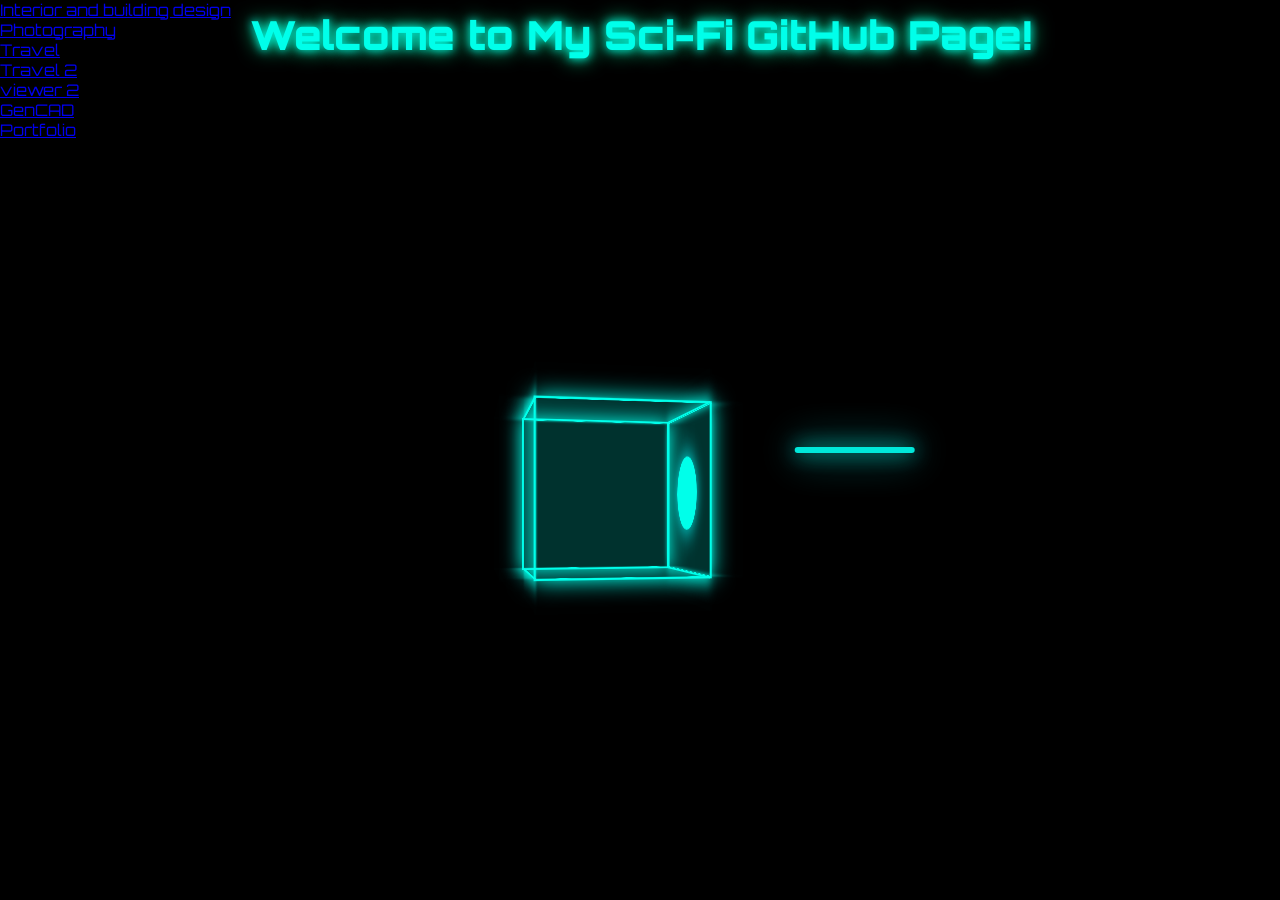
<file: index.html>
<!DOCTYPE html>
<html lang="en">
<head>
<meta charset="UTF-8" />
<meta name="viewport" content="width=device-width, initial-scale=1" />
<title>My Sci-Fi GitHub Page</title>

<link href="https://fonts.googleapis.com/css2?family=Orbitron&display=swap" rel="stylesheet" />
<style>
  body, html {
    margin: 0; padding: 0; height: 100%;
    background: black;
    color: #00ffea;
    font-family: 'Orbitron', sans-serif;
    overflow: hidden;
    display: flex;
    flex-direction: column;
  }
  a {
  position: relative;
  z-index: 300;
  display: inline-block;
  }
  h1 {
    position: fixed;
    top: 10px; left: 0; right: 0;
    margin: 0;
    font-weight: 900;
    font-size: 2.5em;
    text-align: center;
    text-shadow: 0 0 10px #00ffea, 0 0 20px #00ffa0;
    z-index: 100;
  }
  #container {
    flex: 1;
    display: flex;
    justify-content: center;
    align-items: center;
  }
  #scene {
    width: 220px;
    height: 220px;
    perspective: 800px;
  }
  #cube {
    width: 160px;
    height: 160px;
    position: relative;
    transform-style: preserve-3d;
  }
  .face {
    position: absolute;
    width: 160px;
    height: 160px;
    border: 2px solid #00ffea;
    background: rgba(0, 255, 234, 0.1);
    box-shadow: 0 0 20px #00ffea;
    display: flex;
    justify-content: center;
    align-items: center;
  }
  .front::before {
    content: "";
    width: 75px;
    height: 75px;
    border-radius: 50%;
    background: #00ffea;
    box-shadow: 0 0 30px cyan;
    position: relative;
    z-index: 1;
  }
  .front { transform: translateZ(80px); }
  .back { transform: rotateY(180deg) translateZ(80px); }
  .right { transform: rotateY(90deg) translateZ(80px); }
  .left { transform: rotateY(-90deg) translateZ(80px); }
  .top { transform: rotateX(90deg) translateZ(80px); }
  .bottom { transform: rotateX(-90deg) translateZ(80px); }
  /* Laser beam style. Longer horizontally, thin vertically */
  #laser {
    position: fixed;
    top: 50%;
    left: 50%;
    width: 120px;  /* longer beam */
    height: 6px;
    background: #00fff0;
    box-shadow: 0 0 20px #00fff0, 0 0 40px #00fff0;
    border-radius: 3px;
    transform-origin: left center;
    pointer-events: none;
    opacity: 0;
    z-index: 200;
  }
</style>
</head>
<body>
<h1>Welcome to My Sci-Fi GitHub Page!</h1>
<a href="interior-building-design.html">Interior and building design</a>
<a href="Photography.html">Photography</a>
<a href="travel_blog_01.html">Travel</a>
<a href="travel_blog_02.html">Travel 2</a>
<a href="3d_viewer.html">viewer 2</a>
  
<a href="GenCAD.html">GenCAD</a>

<a href="portfolio/portfolio.html">Portfolio</a>
  
<div id="container">
  <div id="scene">
    <div id="cube">
      <div class="face front"></div>
      <div class="face back"></div>
      <div class="face right"></div>
      <div class="face left"></div>
      <div class="face top"></div>
      <div class="face bottom"></div>
    </div>
  </div>
</div>

<div id="laser"></div>

<script>
  const cube = document.getElementById('cube');
  const laser = document.getElementById('laser');

  const rotationDuration = 4000; // 4 seconds for one full cube rotation
  const laserFlightDuration = 1500; // 1.5 seconds laser flight
  const laserDelay = rotationDuration / 4; // 1 sec delay after rotation start before firing

  let startTime = null;
  let laserStart = null;

  function animate(timestamp) {
    if (!startTime) startTime = timestamp;
    const elapsed = timestamp - startTime;

    // Calculate rotation angle around Y axis only for simplicity
    const rotationProgress = (elapsed % rotationDuration) / rotationDuration;
    const angleY = rotationProgress * 360;
    cube.style.transform = `rotateY(${angleY}deg)`;

    // Handle laser shooting timing
    const modTime = elapsed % rotationDuration;

    if (!laserStart && modTime >= laserDelay) {
      laserStart = timestamp;
      laser.style.opacity = '1';
      // Position laser at right side of cube center (half cube width)
      // We place laser horizontally centered vertically at middle screen height
      laser.style.left = `calc(50% + ${160/2}px)`; // 160px is cube width, add half cube width to center
      laser.style.top = '50%';
      laser.style.transform = 'translate(0, -50%) translateX(0) rotate(0deg)';
    }

    if (laserStart) {
      const laserElapsed = timestamp - laserStart;
      if (laserElapsed <= laserFlightDuration) {
        // Laser moves from cube side to right outside viewport
        const progress = laserElapsed / laserFlightDuration;
        const travelDistance = window.innerWidth / 2 + 200; // beyond right edge
        laser.style.transform = `translate(0, -50%) translateX(${travelDistance * progress}px) rotate(0deg)`;
        laser.style.opacity = 1 - progress;
      } else {
        laser.style.opacity = '0';
        laserStart = null;
      }
    }

    requestAnimationFrame(animate);
  }

  requestAnimationFrame(animate);
</script>
</body>
</html>
</file>
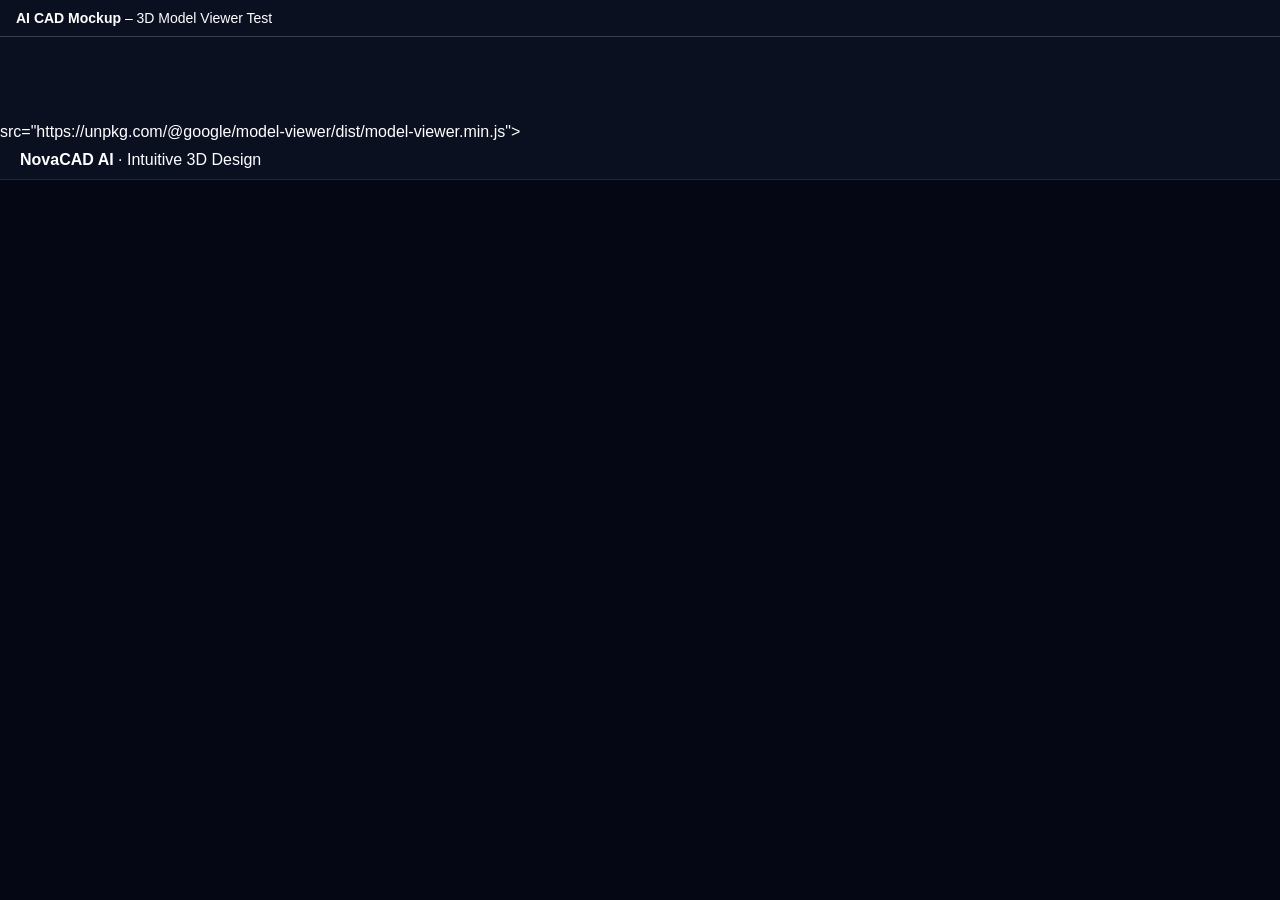
<file: 3d_viewer.html>
<!DOCTYPE html>
<html lang="en">
  <head>
    <meta charset="UTF-8" />
    <title>AI CAD Mockup</title>

    <!-- Import model-viewer -->
    <script type="module"<!DOCTYPE html>
<html lang="en">
  <head>
    <meta charset="UTF-8" />
    <title>Model Viewer Test</title>
    <meta name="viewport" content="width=device-width, initial-scale=1" />

    <!-- Load model-viewer for modern browsers -->
    <script type="module"
      src="https://unpkg.com/@google/model-viewer/dist/model-viewer.min.js">
    </script>
    <!-- (Optional) Legacy support
    <script nomodule
      src="https://unpkg.com/@google/model-viewer/dist/model-viewer-legacy.js">
    </script>
    -->

    <style>
      body {
        margin: 0;
        background: #111827;
        display: flex;
        flex-direction: column;
        min-height: 100vh;
        font-family: system-ui, -apple-system, BlinkMacSystemFont, "Segoe UI",
          sans-serif;
        color: #e5e7eb;
      }
      header {
        padding: 10px 16px;
        border-bottom: 1px solid #374151;
        font-size: 14px;
      }
      main {
        flex: 1;
      }
      model-viewer {
        width: 100%;
        height: 100%;
        background: radial-gradient(circle at top, #1f2937, #020617);
      }
    </style>
  </head>
  <body>
    <header>
      <strong>AI CAD Mockup</strong> – 3D Model Viewer Test
    </header>

    <main>
      <!-- Working example using Google's astronaut model -->
      <model-viewer
        src="https://modelviewer.dev/shared-assets/models/Astronaut.glb"
        alt="A 3D model of an astronaut"
        camera-controls
        auto-rotate
        interaction-prompt="auto"
        exposure="1.0"
        shadow-intensity="1"
      >
      </model-viewer>
    </main>
  </body>
</html>

      src="https://unpkg.com/@google/model-viewer/dist/model-viewer.min.js">
    </script>
  </head>
  <body style="margin:0;background:#0b1020;color:white;font-family:sans-serif;">

    <!-- Simple top bar to evoke “AI CAD tool” -->
    <div style="padding:10px 20px;border-bottom:1px solid #20273a;">
      <strong>NovaCAD AI</strong> · Intuitive 3D Design
    </div>

    <!-- 3D model viewer area -->
    <model-viewer
      src="model.glb"
      alt="AI CAD 3D part"
      style="width:100%;height:80vh;background:#050814;"
      camera-controls
      auto-rotate
      interaction-prompt="auto">
    </model-viewer>

  </body>
</html>
</file>
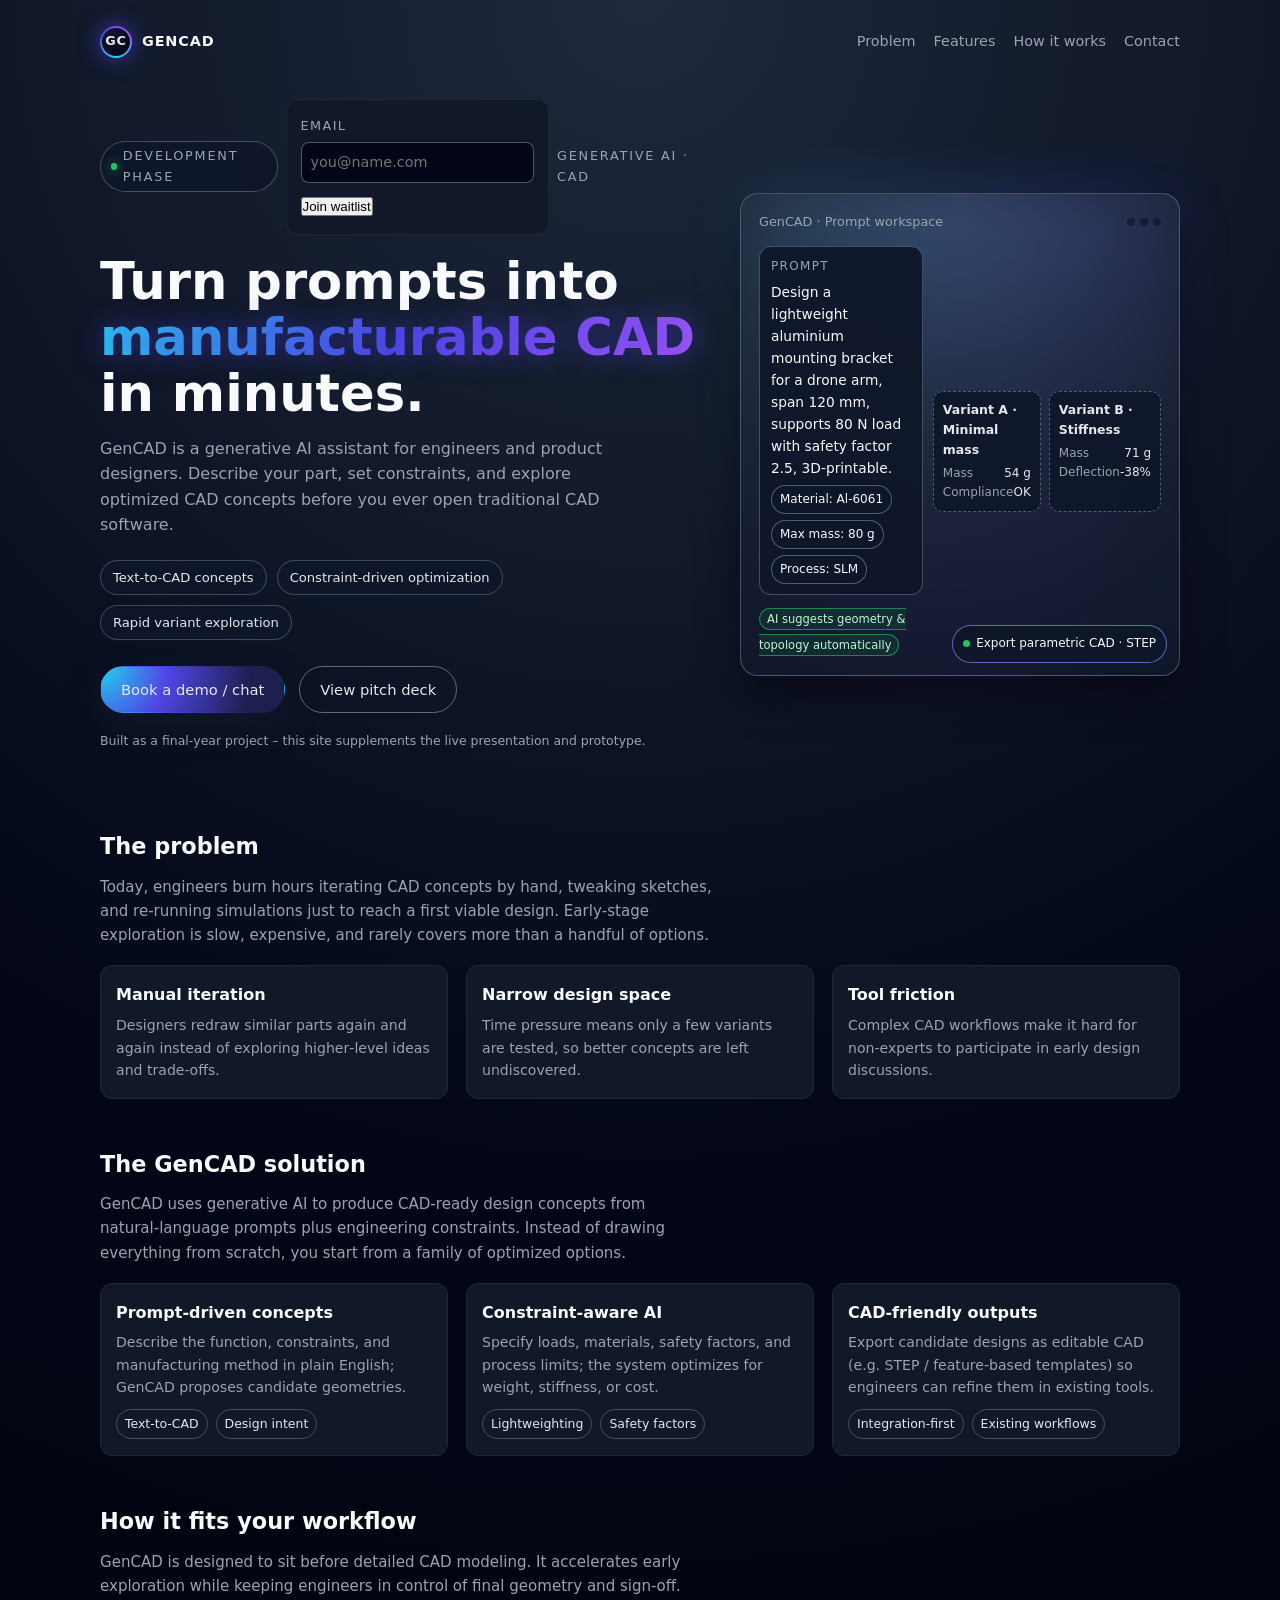
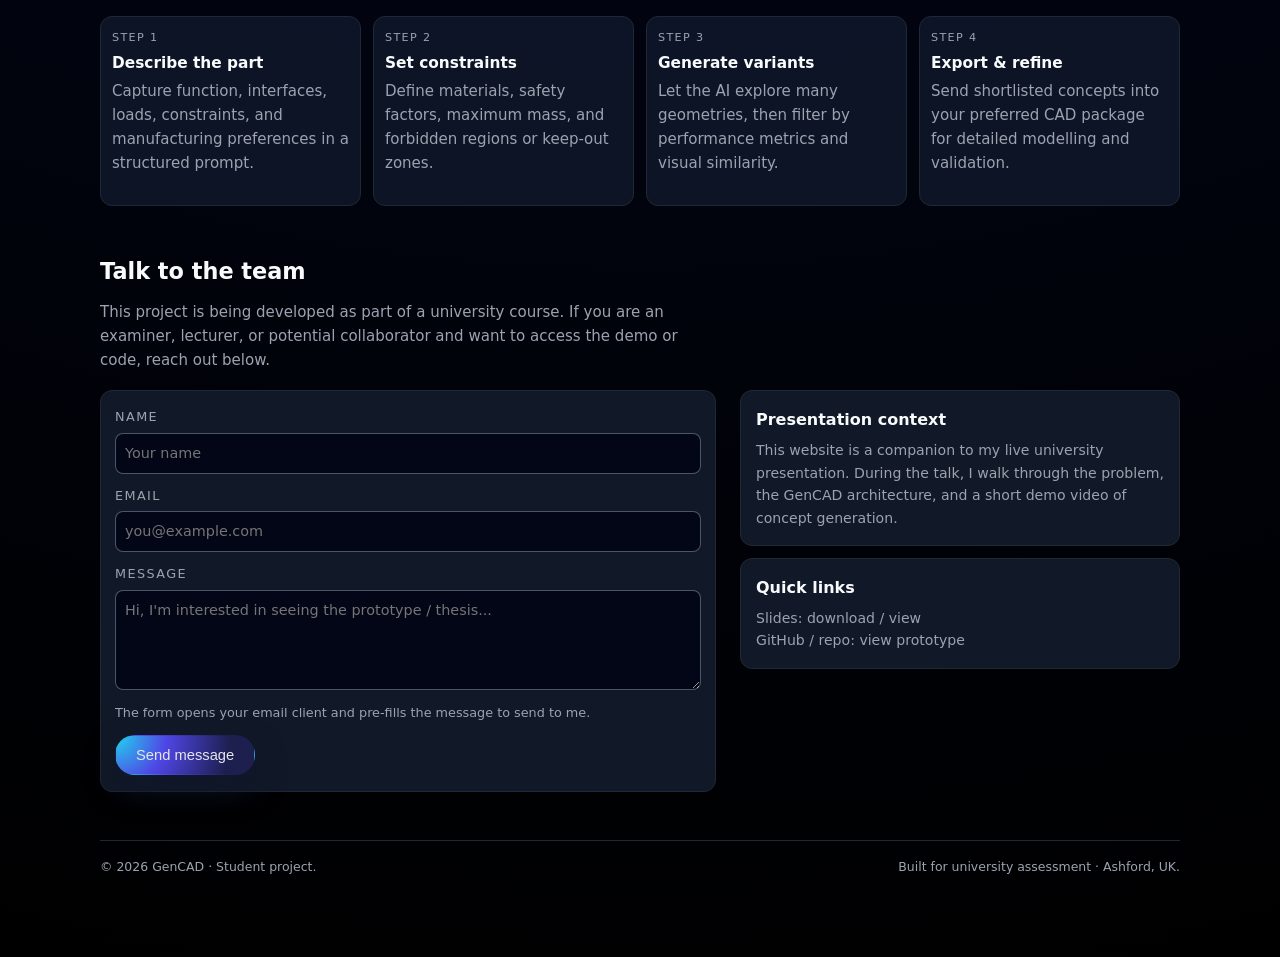
<file: GenCAD.html>
<!DOCTYPE html>
<html lang="en">
<head>
  <meta charset="UTF-8" />
  <title>GenCAD – Generative AI for CAD</title>
  <meta name="viewport" content="width=device-width, initial-scale=1" />
  <meta
    name="description"
    content="GenCAD is a generative AI CAD assistant that turns prompts and constraints into optimized 3D designs in minutes."
  />
  <style>
    :root {
      --bg: #050816;
      --bg-alt: #0b1020;
      --accent: #4f46e5;
      --accent-soft: rgba(79, 70, 229, 0.12);
      --text: #f9fafb;
      --muted: #9ca3af;
      --card: #111827;
      --border: #1f2933;
      --danger: #f97373;
      --radius: 12px;
      --shadow-soft: 0 18px 40px rgba(0, 0, 0, 0.55);
      --transition-fast: 200ms ease;
    }

    * {
      box-sizing: border-box;
      margin: 0;
      padding: 0;
    }

    body {
      font-family: system-ui, -apple-system, BlinkMacSystemFont, "Segoe UI", sans-serif;
      background: radial-gradient(circle at top, #1e293b 0, #020617 45%, #000 100%);
      color: var(--text);
      line-height: 1.6;
      -webkit-font-smoothing: antialiased;
    }

    a {
      color: inherit;
      text-decoration: none;
    }

    main {
      max-width: 1120px;
      margin: 0 auto;
      padding: 24px 20px 80px;
    }

    header {
      display: flex;
      align-items: center;
      justify-content: space-between;
      margin-bottom: 40px;
    }

    .logo {
      display: flex;
      align-items: center;
      gap: 10px;
      font-weight: 600;
      letter-spacing: 0.06em;
      text-transform: uppercase;
      font-size: 0.9rem;
    }

    .logo-mark {
      width: 32px;
      height: 32px;
      border-radius: 999px;
      background: conic-gradient(from 180deg, #22d3ee, #4f46e5, #a855f7, #22d3ee);
      padding: 2px;
      position: relative;
      box-shadow: 0 0 22px rgba(79, 70, 229, 0.7);
    }

    .logo-mark-inner {
      width: 100%;
      height: 100%;
      background: radial-gradient(circle at 30% 20%, #0f172a, #020617);
      border-radius: inherit;
      display: flex;
      align-items: center;
      justify-content: center;
      color: #e5e7eb;
      font-size: 0.8rem;
      font-weight: 700;
    }

    nav {
      display: flex;
      gap: 18px;
      font-size: 0.9rem;
    }

    nav a {
      color: var(--muted);
      padding: 6px 0;
      position: relative;
    }

    nav a::after {
      content: "";
      position: absolute;
      left: 0;
      bottom: -4px;
      height: 2px;
      width: 0;
      background: linear-gradient(90deg, #22d3ee, #4f46e5);
      transition: width var(--transition-fast);
    }

    nav a:hover::after {
      width: 100%;
    }

    /* Hero */

    .hero {
      display: grid;
      grid-template-columns: minmax(0, 3fr) minmax(0, 2.2fr);
      gap: 40px;
      align-items: center;
      margin-bottom: 60px;
    }

    .eyebrow {
      display: inline-flex;
      align-items: center;
      gap: 8px;
      font-size: 0.8rem;
      text-transform: uppercase;
      letter-spacing: 0.14em;
      color: var(--muted);
      margin-bottom: 18px;
    }

    .eyebrow-pill {
      padding: 4px 10px;
      border-radius: 999px;
      background: rgba(15, 23, 42, 0.9);
      border: 1px solid rgba(148, 163, 184, 0.4);
      display: inline-flex;
      align-items: center;
      gap: 6px;
    }

    .eyebrow-dot {
      width: 7px;
      height: 7px;
      border-radius: 999px;
      background: #22c55e;
      box-shadow: 0 0 12px rgba(34, 197, 94, 0.8);
    }

    h1 {
      font-size: clamp(2.7rem, 4vw, 3.4rem);
      line-height: 1.1;
      margin-bottom: 14px;
    }

    h1 span.accent {
      background: linear-gradient(120deg, #22d3ee, #4f46e5, #a855f7);
      -webkit-background-clip: text;
      background-clip: text;
      color: transparent;
      text-shadow: 0 0 28px rgba(79, 70, 229, 0.55);
    }

    .hero-subtitle {
      font-size: 1rem;
      color: var(--muted);
      max-width: 540px;
      margin-bottom: 22px;
    }

    .hero-badges {
      display: flex;
      flex-wrap: wrap;
      gap: 10px;
      margin-bottom: 26px;
      font-size: 0.82rem;
    }

    .badge {
      border-radius: 999px;
      padding: 6px 12px;
      background: rgba(15, 23, 42, 0.92);
      border: 1px solid rgba(148, 163, 184, 0.35);
      color: #e5e7eb;
    }

    .cta-row {
      display: flex;
      flex-wrap: wrap;
      align-items: center;
      gap: 14px;
      margin-bottom: 18px;
    }

    .btn {
      display: inline-flex;
      align-items: center;
      justify-content: center;
      gap: 8px;
      padding: 11px 20px;
      border-radius: 999px;
      font-size: 0.92rem;
      font-weight: 500;
      cursor: pointer;
      border: 1px solid transparent;
      transition: background var(--transition-fast), transform var(--transition-fast), box-shadow var(--transition-fast), border-color var(--transition-fast);
    }

    .btn-primary {
      background: radial-gradient(circle at 0 0, #22d3ee, #4f46e5 35%, #1d1f4f 80%);
      color: #e5e7eb;
      box-shadow: 0 14px 30px rgba(15, 23, 42, 0.9);
    }

    .btn-primary:hover {
      transform: translateY(-1px);
      box-shadow: 0 20px 40px rgba(15, 23, 42, 0.95);
      border-color: rgba(129, 140, 248, 0.8);
    }

    .btn-outline {
      background: transparent;
      color: #e5e7eb;
      border-color: rgba(148, 163, 184, 0.6);
    }

    .btn-outline:hover {
      border-color: #4f46e5;
      background: rgba(15, 23, 42, 0.9);
    }

    .hero-note {
      font-size: 0.78rem;
      color: var(--muted);
    }

    /* Hero visual */

    .hero-visual {
      position: relative;
      min-height: 260px;
    }

    .orb {
      position: absolute;
      inset: 0;
      filter: blur(26px);
      opacity: 0.75;
      background:
        radial-gradient(circle at 20% 0, rgba(56, 189, 248, 0.25), transparent 60%),
        radial-gradient(circle at 80% 0, rgba(79, 70, 229, 0.33), transparent 60%),
        radial-gradient(circle at 50% 100%, rgba(109, 40, 217, 0.32), transparent 55%);
    }

    .panel {
      position: relative;
      background: radial-gradient(circle at top, rgba(148, 163, 184, 0.18), rgba(15, 23, 42, 0.96));
      border-radius: 18px;
      border: 1px solid rgba(148, 163, 184, 0.4);
      padding: 18px;
      box-shadow: var(--shadow-soft);
      overflow: hidden;
    }

    .panel-top {
      display: flex;
      justify-content: space-between;
      align-items: center;
      margin-bottom: 14px;
      font-size: 0.8rem;
      color: var(--muted);
    }

    .panel-dots {
      display: flex;
      gap: 5px;
    }

    .panel-dots span {
      width: 8px;
      height: 8px;
      border-radius: 999px;
      background: #111827;
      opacity: 0.7;
    }

    .panel-main {
      display: grid;
      grid-template-columns: 1.2fr 1fr;
      gap: 10px;
      align-items: center;
    }

    .prompt-card {
      background: rgba(15, 23, 42, 0.95);
      border-radius: 12px;
      padding: 10px 11px;
      border: 1px solid rgba(148, 163, 184, 0.4);
      margin-bottom: 10px;
    }

    .prompt-label {
      font-size: 0.75rem;
      text-transform: uppercase;
      letter-spacing: 0.11em;
      color: var(--muted);
      margin-bottom: 4px;
    }

    .prompt-text {
      font-size: 0.86rem;
    }

    .chip-row {
      display: flex;
      flex-wrap: wrap;
      gap: 6px;
      margin-top: 6px;
      font-size: 0.75rem;
    }

    .chip {
      padding: 4px 8px;
      border-radius: 999px;
      background: rgba(15, 23, 42, 0.9);
      border: 1px solid rgba(148, 163, 184, 0.5);
    }

    .small-tag {
      font-size: 0.72rem;
      padding: 3px 7px;
      border-radius: 999px;
      background: rgba(22, 163, 74, 0.12);
      color: #bbf7d0;
      border: 1px solid rgba(34, 197, 94, 0.6);
    }

    .variants {
      display: grid;
      grid-template-columns: 1fr 1fr;
      gap: 8px;
    }

    .variant {
      padding: 8px 9px;
      border-radius: 10px;
      background: rgba(15, 23, 42, 0.92);
      border: 1px dashed rgba(148, 163, 184, 0.5);
      font-size: 0.75rem;
    }

    .variant h4 {
      font-size: 0.78rem;
      margin-bottom: 4px;
      color: #e5e7eb;
    }

    .metric-row {
      display: flex;
      justify-content: space-between;
      font-size: 0.75rem;
      color: var(--muted);
    }

    .metric-row strong {
      color: #e5e7eb;
      font-weight: 500;
    }

    .panel-floater {
      position: absolute;
      right: 12px;
      bottom: 12px;
      padding: 8px 10px;
      border-radius: 999px;
      background: rgba(15, 23, 42, 0.95);
      border: 1px solid rgba(129, 140, 248, 0.7);
      font-size: 0.75rem;
      display: inline-flex;
      align-items: center;
      gap: 6px;
    }

    .panel-floater span.pill-dot {
      width: 7px;
      height: 7px;
      border-radius: 999px;
      background: #22c55e;
    }

    /* Sections */

    section {
      margin-bottom: 48px;
    }

    section h2 {
      font-size: 1.4rem;
      margin-bottom: 10px;
    }

    section p {
      color: var(--muted);
      font-size: 0.94rem;
      max-width: 620px;
      margin-bottom: 18px;
    }

    .grid-3 {
      display: grid;
      grid-template-columns: repeat(3, minmax(0, 1fr));
      gap: 18px;
    }

    .card {
      background: var(--card);
      border-radius: var(--radius);
      border: 1px solid var(--border);
      padding: 16px 15px;
      font-size: 0.9rem;
    }

    .card h3 {
      font-size: 1rem;
      margin-bottom: 6px;
    }

    .card p {
      margin-bottom: 0;
      font-size: 0.88rem;
    }

    .pill-row {
      display: flex;
      flex-wrap: wrap;
      gap: 8px;
      margin-top: 10px;
    }

    .pill {
      font-size: 0.78rem;
      padding: 4px 8px;
      border-radius: 999px;
      border: 1px solid rgba(148, 163, 184, 0.4);
      color: #e5e7eb;
    }

    .steps {
      display: grid;
      grid-template-columns: repeat(4, minmax(0, 1fr));
      gap: 12px;
      font-size: 0.86rem;
    }

    .step {
      background: rgba(15, 23, 42, 0.9);
      border-radius: var(--radius);
      border: 1px solid var(--border);
      padding: 12px 11px;
    }

    .step-number {
      font-size: 0.7rem;
      text-transform: uppercase;
      letter-spacing: 0.12em;
      color: var(--muted);
      margin-bottom: 4px;
    }

    .step h3 {
      font-size: 0.96rem;
      margin-bottom: 4px;
    }

    /* Contact */

    .contact {
      display: grid;
      grid-template-columns: minmax(0, 1.4fr) minmax(0, 1fr);
      gap: 24px;
      align-items: start;
    }

    form {
      background: var(--card);
      border-radius: var(--radius);
      border: 1px solid var(--border);
      padding: 16px 14px;
      font-size: 0.9rem;
    }

    label {
      display: block;
      font-size: 0.8rem;
      text-transform: uppercase;
      letter-spacing: 0.11em;
      color: var(--muted);
      margin-bottom: 5px;
    }

    input, textarea {
      width: 100%;
      padding: 8px 9px;
      border-radius: 8px;
      border: 1px solid rgba(148, 163, 184, 0.5);
      background: #020617;
      color: var(--text);
      font: inherit;
      margin-bottom: 12px;
      outline: none;
      transition: border-color var(--transition-fast), box-shadow var(--transition-fast);
    }

    input:focus, textarea:focus {
      border-color: #4f46e5;
      box-shadow: 0 0 0 1px rgba(79, 70, 229, 0.5);
    }

    textarea {
      min-height: 100px;
      resize: vertical;
    }

    .hint {
      font-size: 0.8rem;
      color: var(--muted);
      margin-top: -6px;
      margin-bottom: 12px;
    }

    footer {
      margin-top: 40px;
      border-top: 1px solid var(--border);
      padding-top: 16px;
      font-size: 0.78rem;
      color: var(--muted);
      display: flex;
      flex-wrap: wrap;
      justify-content: space-between;
      gap: 10px;
    }

    footer a {
      color: var(--muted);
      text-decoration: underline;
      text-decoration-style: dotted;
    }

    /* Responsive */

    @media (max-width: 900px) {
      header {
        flex-direction: column;
        align-items: flex-start;
        gap: 12px;
      }

      .hero {
        grid-template-columns: 1fr;
      }

      .hero-visual {
        order: -1;
      }

      .grid-3 {
        grid-template-columns: repeat(2, minmax(0, 1fr));
      }

      .steps {
        grid-template-columns: repeat(2, minmax(0, 1fr));
      }

      .contact {
        grid-template-columns: 1fr;
      }
    }

    @media (max-width: 640px) {
      main {
        padding-inline: 16px;
      }

      nav {
        display: none;
      }

      .grid-3 {
        grid-template-columns: 1fr;
      }

      .steps {
        grid-template-columns: 1fr;
      }
    }
  </style>
</head>
<body>
  <main>
    <header>
      <div class="logo">
        <div class="logo-mark">
          <div class="logo-mark-inner">GC</div>
        </div>
        <span>GenCAD</span>
      </div>
      <nav>
        <a href="#problem">Problem</a>
        <a href="#features">Features</a>
        <a href="#how">How it works</a>
        <a href="#contact">Contact</a>
      </nav>
    </header>

    <section class="hero" id="top">
      <div>
        <div class="eyebrow">
          <span class="eyebrow-pill">
            <span class="eyebrow-dot"></span>
            Development phase
          </span>
          <form action = "https://formspree.io/f/xkokoqbb" method = "POST">
            <label for = "email"> Email </label>
            <input type = "email " id = "email" name = "email" placeholder = "you@name.com" required>
            <button type = "submit"> Join waitlist </button>  
          </form>  
          
          <span>Generative AI · CAD</span>
        </div>
        <h1>
          Turn prompts into <span class="accent">manufacturable CAD</span> in minutes.
        </h1>
        <p class="hero-subtitle">
          GenCAD is a generative AI assistant for engineers and product designers. Describe your part, set constraints, and explore optimized CAD concepts before you ever open traditional CAD software.
        </p>
        <div class="hero-badges">
          <span class="badge">Text‑to‑CAD concepts</span>
          <span class="badge">Constraint‑driven optimization</span>
          <span class="badge">Rapid variant exploration</span>
        </div>
        <div class="cta-row">
          <a href="#contact" class="btn btn-primary">Book a demo / chat</a>
          <a href="YOUR_SLIDES_LINK_OR_PDF_HERE" class="btn btn-outline" target="_blank" rel="noopener">
            View pitch deck
          </a>
        </div>
        <p class="hero-note">
          Built as a final‑year project – this site supplements the live presentation and prototype.
        </p>
      </div>

      <div class="hero-visual">
        <div class="orb"></div>
        <div class="panel">
          <div class="panel-top">
            <span>GenCAD · Prompt workspace</span>
            <div class="panel-dots">
              <span></span><span></span><span></span>
            </div>
          </div>
          <div class="panel-main">
            <div>
              <div class="prompt-card">
                <div class="prompt-label">Prompt</div>
                <div class="prompt-text">
                  Design a lightweight aluminium mounting bracket for a drone arm, span 120 mm, supports 80 N load with safety factor 2.5, 3D‑printable.
                </div>
                <div class="chip-row">
                  <span class="chip">Material: Al‑6061</span>
                  <span class="chip">Max mass: 80 g</span>
                  <span class="chip">Process: SLM</span>
                </div>
              </div>
              <span class="small-tag">AI suggests geometry & topology automatically</span>
            </div>
            <div class="variants">
              <div class="variant">
                <h4>Variant A · Minimal mass</h4>
                <div class="metric-row">
                  <span>Mass</span>
                  <strong>54 g</strong>
                </div>
                <div class="metric-row">
                  <span>Compliance</span>
                  <strong>OK</strong>
                </div>
              </div>
              <div class="variant">
                <h4>Variant B · Stiffness</h4>
                <div class="metric-row">
                  <span>Mass</span>
                  <strong>71 g</strong>
                </div>
                <div class="metric-row">
                  <span>Deflection</span>
                  <strong>-38%</strong>
                </div>
              </div>
            </div>
          </div>
          <div class="panel-floater">
            <span class="pill-dot"></span>
            <span>Export parametric CAD · STEP</span>
          </div>
        </div>
      </div>
    </section>

    <section id="problem">
      <h2>The problem</h2>
      <p>
        Today, engineers burn hours iterating CAD concepts by hand, tweaking sketches, and re‑running simulations just to reach a first viable design. Early‑stage exploration is slow, expensive, and rarely covers more than a handful of options.
      </p>
      <div class="grid-3">
        <div class="card">
          <h3>Manual iteration</h3>
          <p>Designers redraw similar parts again and again instead of exploring higher‑level ideas and trade‑offs.</p>
        </div>
        <div class="card">
          <h3>Narrow design space</h3>
          <p>Time pressure means only a few variants are tested, so better concepts are left undiscovered.</p>
        </div>
        <div class="card">
          <h3>Tool friction</h3>
          <p>Complex CAD workflows make it hard for non‑experts to participate in early design discussions.</p>
        </div>
      </div>
    </section>

    <section id="features">
      <h2>The GenCAD solution</h2>
      <p>
        GenCAD uses generative AI to produce CAD‑ready design concepts from natural‑language prompts plus engineering constraints. Instead of drawing everything from scratch, you start from a family of optimized options.
      </p>
      <div class="grid-3">
        <div class="card">
          <h3>Prompt‑driven concepts</h3>
          <p>Describe the function, constraints, and manufacturing method in plain English; GenCAD proposes candidate geometries.</p>
          <div class="pill-row">
            <span class="pill">Text‑to‑CAD</span>
            <span class="pill">Design intent</span>
          </div>
        </div>
        <div class="card">
          <h3>Constraint‑aware AI</h3>
          <p>Specify loads, materials, safety factors, and process limits; the system optimizes for weight, stiffness, or cost.</p>
          <div class="pill-row">
            <span class="pill">Lightweighting</span>
            <span class="pill">Safety factors</span>
          </div>
        </div>
        <div class="card">
          <h3>CAD‑friendly outputs</h3>
          <p>Export candidate designs as editable CAD (e.g. STEP / feature‑based templates) so engineers can refine them in existing tools.</p>
          <div class="pill-row">
            <span class="pill">Integration‑first</span>
            <span class="pill">Existing workflows</span>
          </div>
        </div>
      </div>
    </section>

    <section id="how">
      <h2>How it fits your workflow</h2>
      <p>
        GenCAD is designed to sit before detailed CAD modeling. It accelerates early exploration while keeping engineers in control of final geometry and sign‑off.
      </p>
      <div class="steps">
        <div class="step">
          <div class="step-number">Step 1</div>
          <h3>Describe the part</h3>
          <p>Capture function, interfaces, loads, constraints, and manufacturing preferences in a structured prompt.</p>
        </div>
        <div class="step">
          <div class="step-number">Step 2</div>
          <h3>Set constraints</h3>
          <p>Define materials, safety factors, maximum mass, and forbidden regions or keep‑out zones.</p>
        </div>
        <div class="step">
          <div class="step-number">Step 3</div>
          <h3>Generate variants</h3>
          <p>Let the AI explore many geometries, then filter by performance metrics and visual similarity.</p>
        </div>
        <div class="step">
          <div class="step-number">Step 4</div>
          <h3>Export & refine</h3>
          <p>Send shortlisted concepts into your preferred CAD package for detailed modelling and validation.</p>
        </div>
      </div>
    </section>

    <section id="contact">
      <h2>Talk to the team</h2>
      <p>
        This project is being developed as part of a university course. If you are an examiner, lecturer, or potential collaborator and want to access the demo or code, reach out below.
      </p>
      <div class="contact">
        <form action="mailto:YOUR_EMAIL_HERE" method="post" enctype="text/plain">
          <label for="name">Name</label>
          <input id="name" name="name" type="text" placeholder="Your name" required />

          <label for="email">Email</label>
          <input id="email" name="email" type="email" placeholder="you@example.com" required />

          <label for="message">Message</label>
          <textarea id="message" name="message" placeholder="Hi, I'm interested in seeing the prototype / thesis..."></textarea>

          <p class="hint">The form opens your email client and pre‑fills the message to send to me.</p>

          <button type="submit" class="btn btn-primary">Send message</button>
        </form>

        <div>
          <div class="card">
            <h3>Presentation context</h3>
            <p>
              This website is a companion to my live university presentation. During the talk, I walk through the problem, the GenCAD architecture, and a short demo video of concept generation.
            </p>
          </div>
          <div class="card" style="margin-top:12px;">
            <h3>Quick links</h3>
            <p>Slides: <a href="YOUR_SLIDES_LINK_OR_PDF_HERE" target="_blank" rel="noopener">download / view</a></p>
            <p>GitHub / repo: <a href="YOUR_GITHUB_LINK_HERE" target="_blank" rel="noopener">view prototype</a></p>
          </div>
        </div>
      </div>
    </section>

    <footer>
      <span>© <span id="year"></span> GenCAD · Student project.</span>
      <span>Built for university assessment · Ashford, UK.</span>
    </footer>
  </main>

  <script>
    document.getElementById("year").textContent = new Date().getFullYear();
  </script>
</body>
</html>
</file>
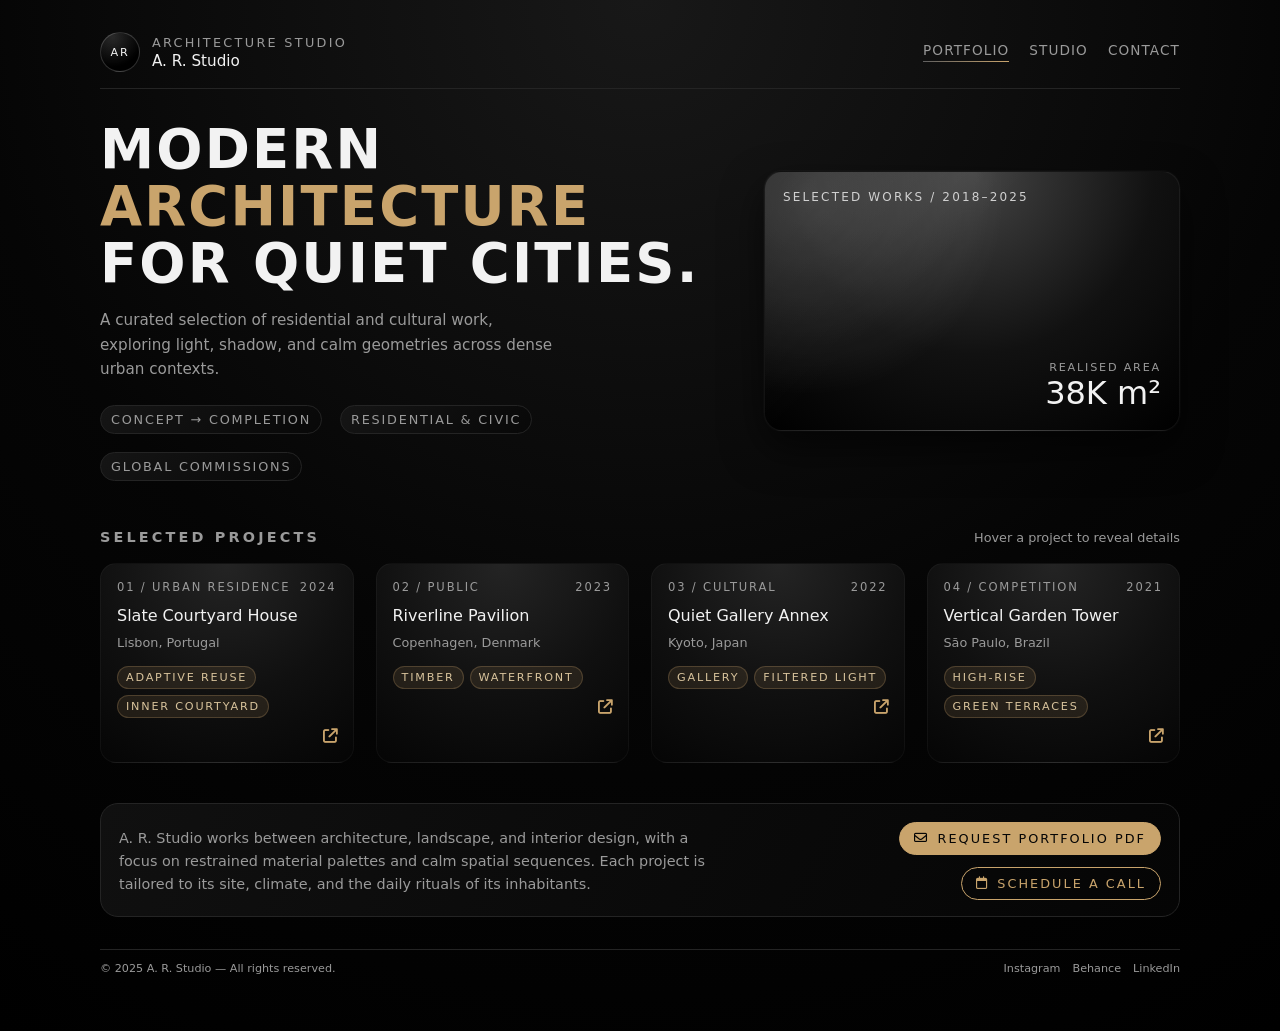
<file: interior-building-design.html>
<!DOCTYPE html>
<html lang="en">
<head>
  <meta charset="UTF-8" />
  <meta name="viewport" content="width=device-width, initial-scale=1" />
  <title>Architecture Portfolio</title>

  <!-- Font & Icons -->
  <link rel="stylesheet"
        href="https://cdnjs.cloudflare.com/ajax/libs/font-awesome/6.4.0/css/all.min.css" />

  <style>
    :root {
      --bg: #050505;
      --bg-elevated: #121212;
      --bg-soft: #181818;
      --accent: #c9a46c;
      --accent-soft: rgba(201, 164, 108, 0.12);
      --text-main: #f2f2f2;
      --text-muted: #9a9a9a;
      --border-subtle: #242424;
    }

    * {
      box-sizing: border-box;
      margin: 0;
      padding: 0;
    }

    body {
      font-family: system-ui, -apple-system, BlinkMacSystemFont, "Segoe UI",
        Roboto, sans-serif;
      background: radial-gradient(circle at top, #181818 0, #050505 55%, #000 100%);
      color: var(--text-main);
      min-height: 100vh;
      display: flex;
      flex-direction: column;
    }

    a {
      color: inherit;
      text-decoration: none;
    }

    /* Layout */
    .page {
      max-width: 1120px;
      margin: 0 auto;
      padding: 32px 20px 56px;
    }

    header {
      display: flex;
      align-items: center;
      justify-content: space-between;
      gap: 16px;
      border-bottom: 1px solid var(--border-subtle);
      padding-bottom: 16px;
      margin-bottom: 32px;
    }

    .logo-mark {
      width: 40px;
      height: 40px;
      border-radius: 999px;
      border: 1px solid rgba(255,255,255,0.18);
      display: flex;
      align-items: center;
      justify-content: center;
      background: radial-gradient(circle at 30% 10%, #ffffff22, #000000 70%);
      letter-spacing: 0.16em;
      font-size: 0.7rem;
      text-transform: uppercase;
    }

    nav {
      display: flex;
      gap: 20px;
      font-size: 0.85rem;
      letter-spacing: 0.08em;
      text-transform: uppercase;
      color: var(--text-muted);
    }

    nav a {
      position: relative;
      padding-bottom: 4px;
    }

    nav a::after {
      content: "";
      position: absolute;
      left: 0;
      bottom: 0;
      width: 0;
      height: 1px;
      background: linear-gradient(90deg, #ffffff55, var(--accent));
      transition: width 0.25s ease;
    }

    nav a:hover::after,
    nav a.active::after {
      width: 100%;
    }

    /* Hero section */
    .hero {
      display: grid;
      grid-template-columns: minmax(0, 3fr) minmax(0, 2fr);
      gap: 40px;
      align-items: center;
      margin-bottom: 48px;
    }

    .hero-title {
      font-size: clamp(2.4rem, 3vw + 1rem, 3.4rem);
      line-height: 1.05;
      letter-spacing: 0.04em;
      text-transform: uppercase;
    }

    .hero-title span.accent {
      color: var(--accent);
    }

    .hero-subtitle {
      margin-top: 16px;
      max-width: 460px;
      color: var(--text-muted);
      font-size: 0.95rem;
      line-height: 1.6;
    }

    .hero-meta {
      display: flex;
      flex-wrap: wrap;
      gap: 18px;
      margin-top: 24px;
      font-size: 0.8rem;
      text-transform: uppercase;
      letter-spacing: 0.14em;
      color: var(--text-muted);
    }

    .hero-meta span {
      padding: 6px 10px;
      border-radius: 999px;
      border: 1px solid var(--border-subtle);
      background: linear-gradient(135deg, #151515, #080808);
    }

    .hero-visual {
      position: relative;
      border-radius: 18px;
      overflow: hidden;
      background: radial-gradient(circle at top, #444 0, #111 55%, #000 100%);
      min-height: 260px;
      border: 1px solid rgba(255,255,255,0.06);
      box-shadow:
        0 18px 40px rgba(0,0,0,0.6),
        0 0 0 1px rgba(255,255,255,0.02);
    }

    .hero-visual::before {
      content: "";
      position: absolute;
      inset: 0;
      background:
        linear-gradient(135deg, rgba(255,255,255,0.06), transparent 40%),
        radial-gradient(circle at 10% 10%, rgba(255,255,255,0.18), transparent 45%);
      mix-blend-mode: screen;
      opacity: 0.9;
    }

    .hero-visual-overlay {
      position: absolute;
      inset: 0;
      padding: 18px;
      display: flex;
      flex-direction: column;
      justify-content: space-between;
    }

    .hero-tagline {
      font-size: 0.75rem;
      letter-spacing: 0.18em;
      text-transform: uppercase;
      color: #d0d0d0;
    }

    .hero-stat {
      align-self: flex-end;
      text-align: right;
    }

    .hero-stat-label {
      font-size: 0.7rem;
      letter-spacing: 0.16em;
      text-transform: uppercase;
      color: var(--text-muted);
    }

    .hero-stat-value {
      font-size: 2rem;
      font-weight: 500;
    }

    /* Section heading */
    .section-heading {
      display: flex;
      align-items: baseline;
      justify-content: space-between;
      gap: 16px;
      margin-bottom: 18px;
    }

    .section-heading h2 {
      font-size: 0.9rem;
      letter-spacing: 0.22em;
      text-transform: uppercase;
      color: var(--text-muted);
    }

    .section-heading span {
      font-size: 0.8rem;
      color: var(--text-muted);
    }

    /* Projects grid */
    .projects-grid {
      display: grid;
      grid-template-columns: repeat(auto-fit, minmax(220px, 1fr));
      gap: 22px;
      margin-bottom: 40px;
    }

    .project-card {
      position: relative;
      border-radius: 16px;
      background: radial-gradient(circle at top, #242424, #101010 55%, #050505 100%);
      border: 1px solid rgba(255,255,255,0.04);
      padding: 16px 16px 18px;
      display: flex;
      flex-direction: column;
      gap: 10px;
      cursor: pointer;
      overflow: hidden;
      transition:
        transform 0.18s ease,
        box-shadow 0.18s ease,
        border-color 0.18s ease,
        background 0.18s ease;
    }

    .project-card::before {
      content: "";
      position: absolute;
      inset: 0;
      background: radial-gradient(circle at 0 0, rgba(201,164,108,0.22), transparent 55%);
      opacity: 0;
      transition: opacity 0.25s ease;
    }

    .project-card:hover {
      transform: translateY(-4px);
      border-color: rgba(201,164,108,0.5);
      box-shadow: 0 18px 40px rgba(0,0,0,0.7);
      background: radial-gradient(circle at top, #262018, #050505 75%);
    }

    .project-card:hover::before {
      opacity: 1;
    }

    .project-meta {
      display: flex;
      align-items: center;
      justify-content: space-between;
      font-size: 0.72rem;
      letter-spacing: 0.16em;
      text-transform: uppercase;
      color: var(--text-muted);
    }

    .project-title {
      font-size: 1rem;
      font-weight: 500;
      margin-top: 2px;
    }

    .project-location {
      font-size: 0.8rem;
      color: var(--text-muted);
    }

    .project-tags {
      display: flex;
      flex-wrap: wrap;
      gap: 6px;
      margin-top: 6px;
    }

    .project-tags span {
      font-size: 0.7rem;
      text-transform: uppercase;
      letter-spacing: 0.16em;
      padding: 4px 8px;
      border-radius: 999px;
      background: var(--accent-soft);
      color: #d8c39c;
      border: 1px solid rgba(201,164,108,0.25);
    }

    .project-arrow {
      align-self: flex-end;
      font-size: 0.9rem;
      color: var(--accent);
    }

    /* About + contact strip */
    .strip {
      border-radius: 18px;
      border: 1px solid var(--border-subtle);
      background: linear-gradient(120deg, #101010, #050505);
      padding: 18px 18px 16px;
      display: grid;
      grid-template-columns: minmax(0, 3fr) minmax(0, 2fr);
      gap: 24px;
      align-items: center;
    }

    .strip-text {
      font-size: 0.9rem;
      color: var(--text-muted);
      line-height: 1.6;
    }

    .strip-actions {
      display: flex;
      justify-content: flex-end;
      gap: 12px;
      flex-wrap: wrap;
    }

    .btn {
      border-radius: 999px;
      border: 1px solid var(--accent);
      padding: 8px 14px;
      font-size: 0.8rem;
      letter-spacing: 0.16em;
      text-transform: uppercase;
      display: inline-flex;
      align-items: center;
      gap: 8px;
      cursor: pointer;
      background: transparent;
      color: var(--accent);
      transition: background 0.2s ease, color 0.2s ease, transform 0.15s ease;
    }

    .btn-primary {
      background: var(--accent);
      color: #050505;
    }

    .btn:hover {
      transform: translateY(-1px);
      background: rgba(201,164,108,0.12);
    }

    .btn-primary:hover {
      background: #dfb97a;
    }

    footer {
      margin-top: 32px;
      font-size: 0.7rem;
      color: var(--text-muted);
      display: flex;
      justify-content: space-between;
      gap: 16px;
      border-top: 1px solid var(--border-subtle);
      padding-top: 12px;
    }

    .footer-links {
      display: flex;
      gap: 12px;
    }

    .footer-links a {
      color: var(--text-muted);
    }

    .footer-links a:hover {
      color: var(--accent);
    }

    @media (max-width: 800px) {
      .hero {
        grid-template-columns: 1fr;
      }

      .hero-visual {
        order: -1;
      }

      .strip {
        grid-template-columns: 1fr;
      }

      header {
        flex-direction: column;
        align-items: flex-start;
      }

      nav {
        width: 100%;
        justify-content: flex-start;
        flex-wrap: wrap;
      }
    }
  </style>
</head>
<body>

<div class="page">

  <header>
    <div style="display:flex; align-items:center; gap:12px;">
      <div class="logo-mark">AR</div>
      <div style="display:flex; flex-direction:column; gap:2px;">
        <span style="font-size:0.8rem; letter-spacing:0.18em; text-transform:uppercase; color:var(--text-muted);">
          Architecture Studio
        </span>
        <span style="font-size:0.95rem;">A. R. Studio</span>
      </div>
    </div>

    <nav>
      <a href="#" class="active">Portfolio</a>
      <a href="#about">Studio</a>
      <a href="#contact">Contact</a>
    </nav>
  </header>

  <main>
    <!-- Hero -->
    <section class="hero">
      <div>
        <h1 class="hero-title">
          Modern <span class="accent">Architecture</span><br />
          for quiet cities.
        </h1>
        <p class="hero-subtitle">
          A curated selection of residential and cultural work, exploring light,
          shadow, and calm geometries across dense urban contexts.
        </p>
        <div class="hero-meta">
          <span>Concept → Completion</span>
          <span>Residential & Civic</span>
          <span>Global commissions</span>
        </div>
      </div>

      <div class="hero-visual">
        <div class="hero-visual-overlay">
          <span class="hero-tagline">Selected Works / 2018–2025</span>
          <div class="hero-stat">
            <div class="hero-stat-label">Realised area</div>
            <div class="hero-stat-value">38K m²</div>
          </div>
        </div>
      </div>
    </section>

    <!-- Projects -->
    <section aria-label="Selected projects">
      <div class="section-heading">
        <h2>Selected projects</h2>
        <span>Hover a project to reveal details</span>
      </div>

      <div class="projects-grid">
        <article class="project-card">
          <div class="project-meta">
            <span>01 / Urban residence</span>
            <span>2024</span>
          </div>
          <div class="project-title">Slate Courtyard House</div>
          <div class="project-location">Lisbon, Portugal</div>
          <div class="project-tags">
            <span>Adaptive reuse</span>
            <span>Inner courtyard</span>
          </div>
          <div class="project-arrow">
            <i class="fa-solid fa-arrow-up-right-from-square"></i>
          </div>
        </article>

        <article class="project-card">
          <div class="project-meta">
            <span>02 / Public</span>
            <span>2023</span>
          </div>
          <div class="project-title">Riverline Pavilion</div>
          <div class="project-location">Copenhagen, Denmark</div>
          <div class="project-tags">
            <span>Timber</span>
            <span>Waterfront</span>
          </div>
          <div class="project-arrow">
            <i class="fa-solid fa-arrow-up-right-from-square"></i>
          </div>
        </article>

        <article class="project-card">
          <div class="project-meta">
            <span>03 / Cultural</span>
            <span>2022</span>
          </div>
          <div class="project-title">Quiet Gallery Annex</div>
          <div class="project-location">Kyoto, Japan</div>
          <div class="project-tags">
            <span>Gallery</span>
            <span>Filtered light</span>
          </div>
          <div class="project-arrow">
            <i class="fa-solid fa-arrow-up-right-from-square"></i>
          </div>
        </article>

        <article class="project-card">
          <div class="project-meta">
            <span>04 / Competition</span>
            <span>2021</span>
          </div>
          <div class="project-title">Vertical Garden Tower</div>
          <div class="project-location">São Paulo, Brazil</div>
          <div class="project-tags">
            <span>High-rise</span>
            <span>Green terraces</span>
          </div>
          <div class="project-arrow">
            <i class="fa-solid fa-arrow-up-right-from-square"></i>
          </div>
        </article>
      </div>
    </section>

    <!-- About / Contact teaser -->
    <section id="about" class="strip">
      <p class="strip-text">
        A. R. Studio works between architecture, landscape, and interior design,
        with a focus on restrained material palettes and calm spatial sequences.
        Each project is tailored to its site, climate, and the daily rituals of
        its inhabitants.
      </p>

      <div class="strip-actions" id="contact">
        <a href="mailto:studio@example.com" class="btn btn-primary">
          <i class="fa-regular fa-envelope"></i>
          Request portfolio PDF
        </a>
        <a href="#" class="btn">
          <i class="fa-regular fa-calendar"></i>
          Schedule a call
        </a>
      </div>
    </section>
  </main>

  <footer>
    <span>© 2025 A. R. Studio — All rights reserved.</span>
    <div class="footer-links">
      <a href="#">Instagram</a>
      <a href="#">Behance</a>
      <a href="#">LinkedIn</a>
    </div>
  </footer>

</div>

</body>
</html>
</file>
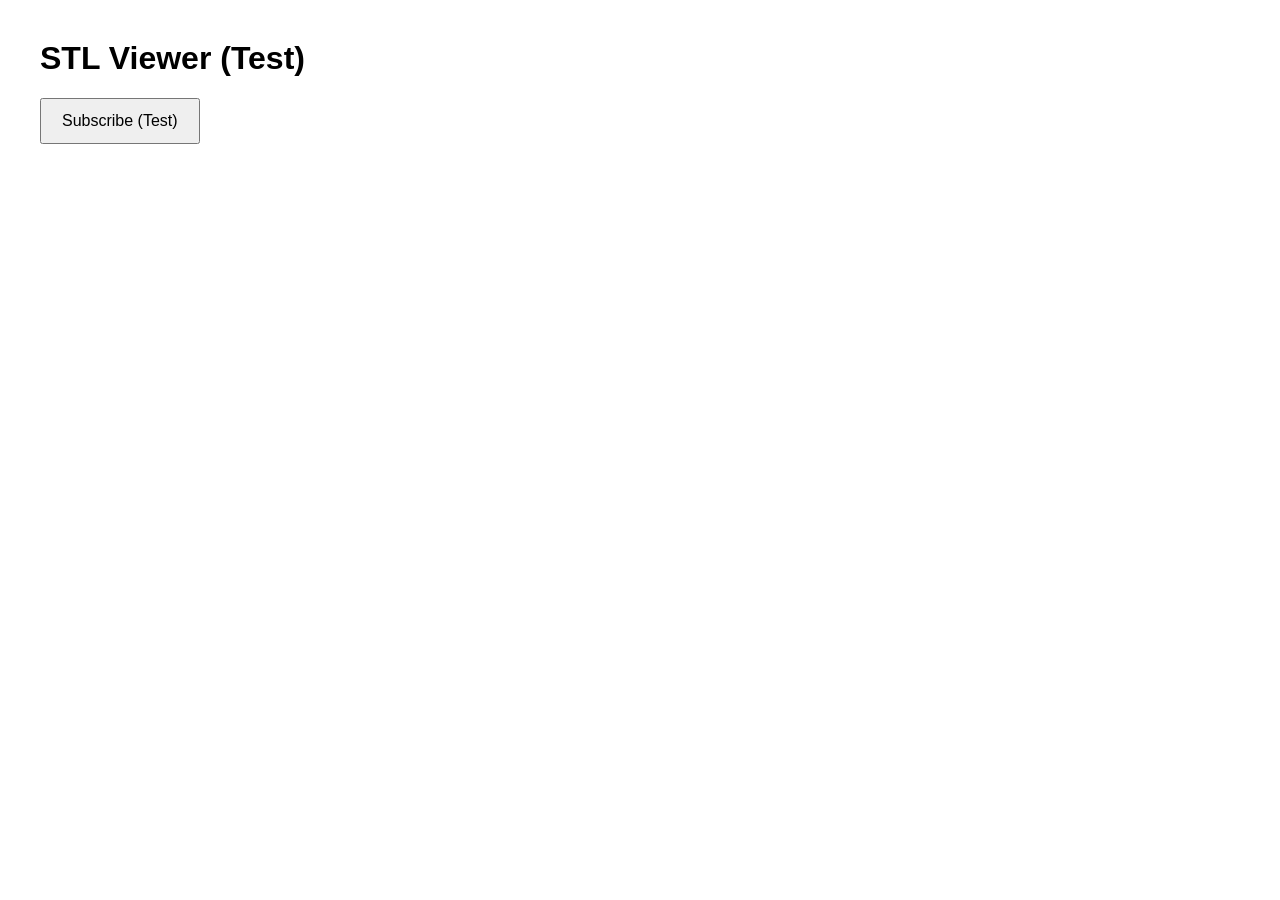
<file: test_1.html>
<!DOCTYPE html>
<html lang="en">
<head>
  <meta charset="UTF-8" />
  <title>STL Viewer (Test)</title>
  <style>
    body { font-family: sans-serif; margin: 40px; }
    button { padding: 12px 20px; font-size: 16px; }
  </style>

  <!-- Stripe JS (v3) -->
  <script src="https://js.stripe.com/v3/"></script>
</head>
<body>
  <h1>STL Viewer (Test)</h1>
  <button id="stripe-button">Subscribe (Test)</button>

  <script>
    // Only run once page is ready
    document.addEventListener("DOMContentLoaded", () => {
      const stripe = Stripe("pk_test_51TMc4W7C37GpVRTKo01Ko5XmvrBLmgrNjvIJ9cftfB52PhQtdeexx6QyuokdaZewxtKLzGOQ5isnhdtQY2Itp53k00qBYcIyP5"); // your Stripe publishable key

      document.getElementById("stripe-button").addEventListener("click", async () => {
        const { error } = await stripe.redirectToCheckout({
          lineItems: [
            {
              price: "price_1TMctA7C37GpVRTKjLXc8PH6", // your Stripe Price ID
              quantity: 1,
            },
          ],
          mode: "payment",
          successUrl: "https://github.com/CeToken-Subaru/Vision.github.io/thank-you.html",
          cancelUrl: "https://github.com/CeToken-Subaru/Vision.github.io",
        });
      

        if (error) {
          console.error("Stripe error:", error);
        }
      });
    });
  </script>
</body>
</html>
</file>
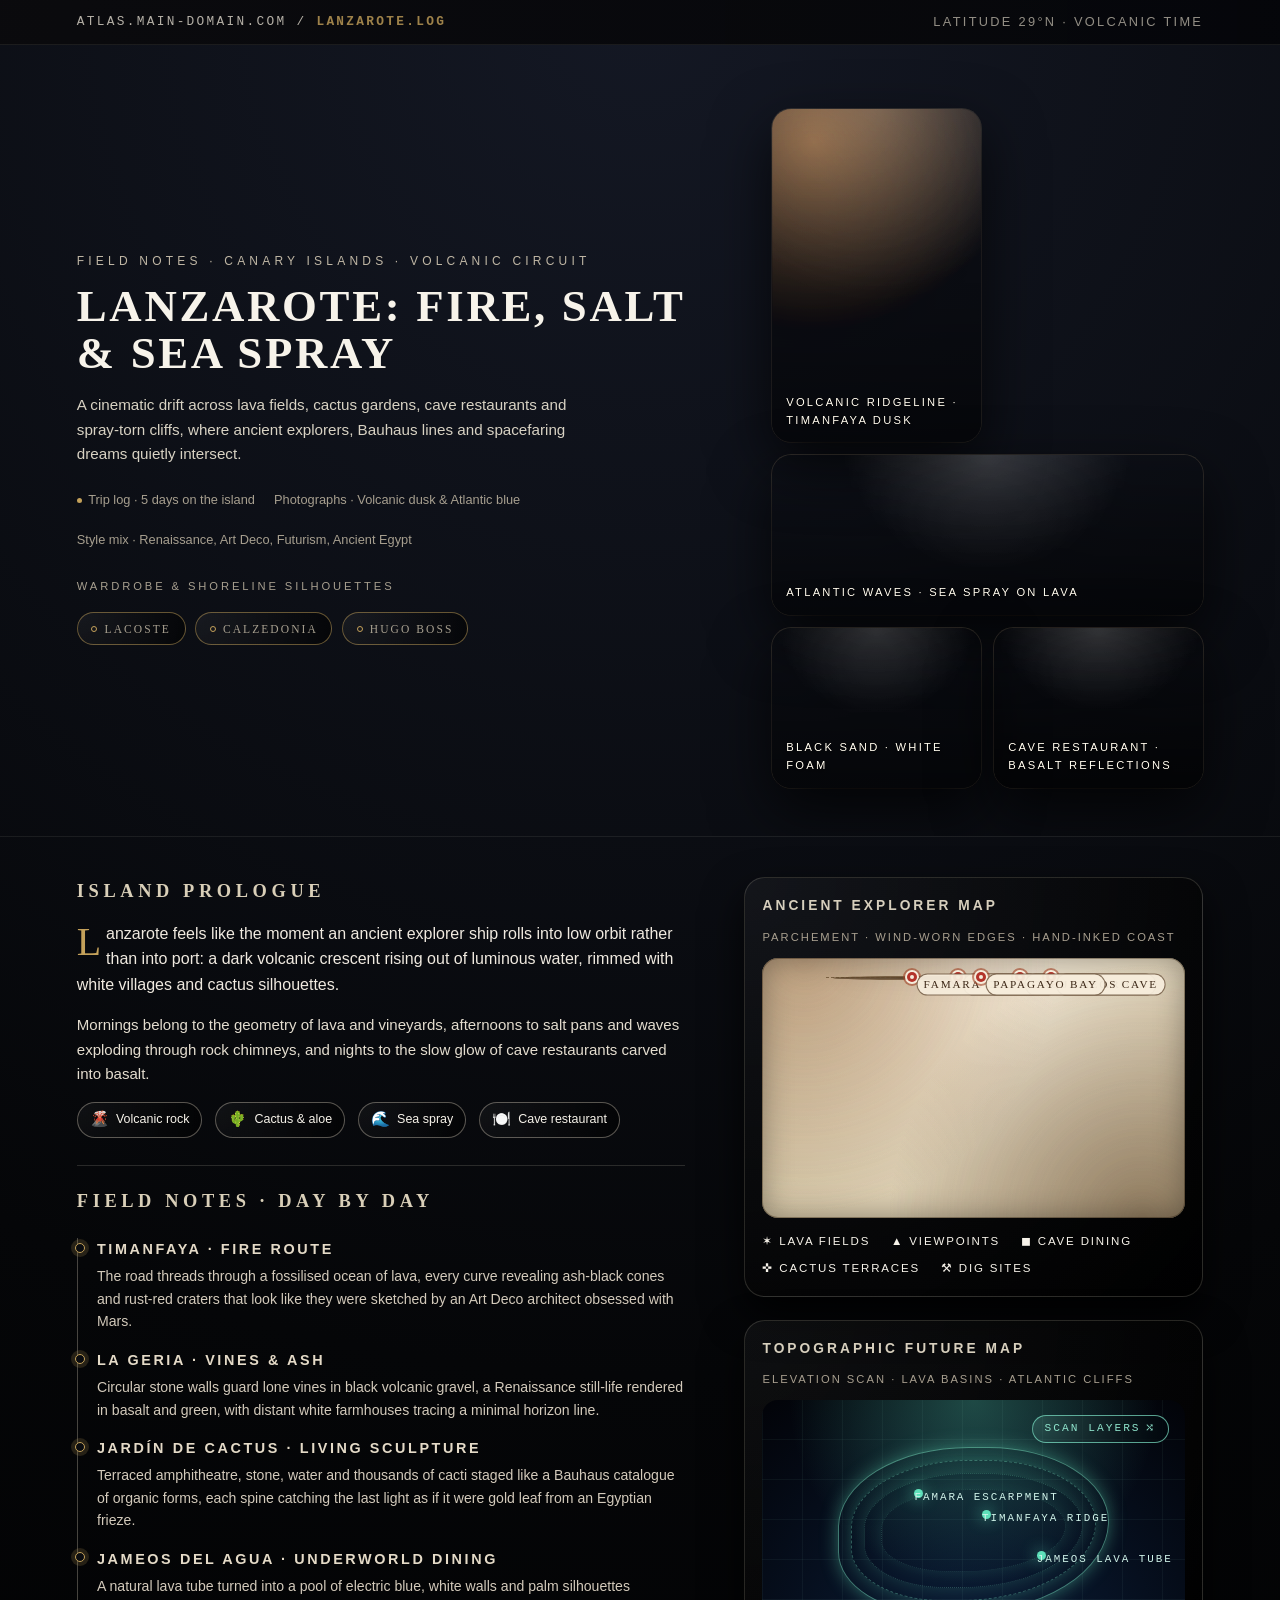
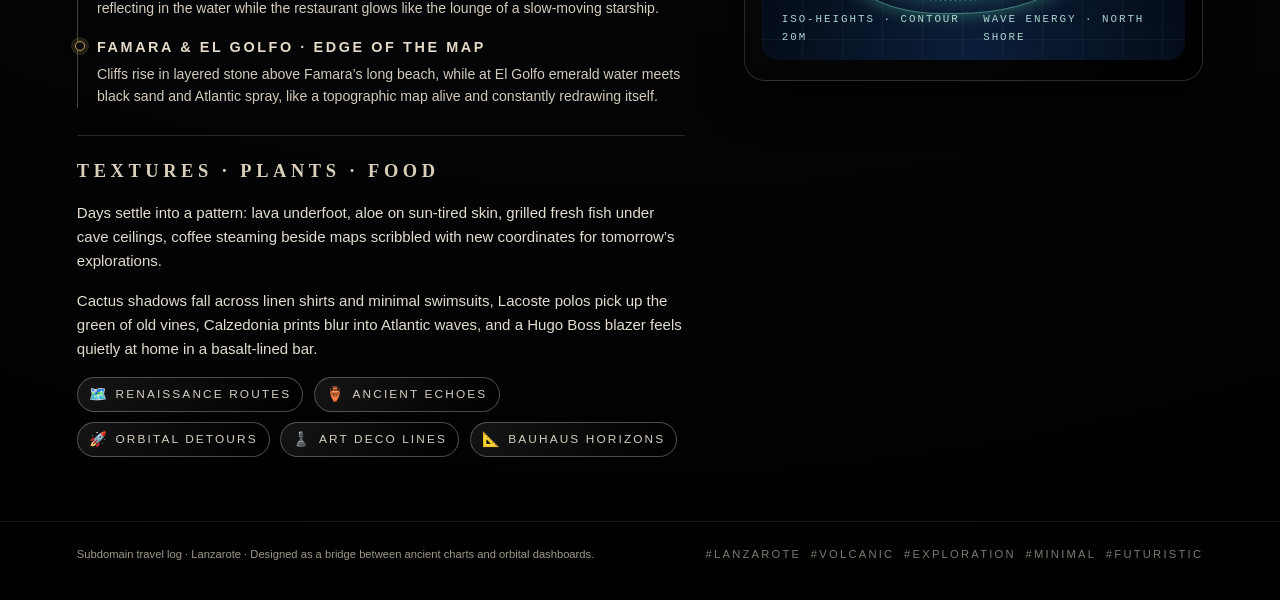
<file: travel_blog_01.html>
<!DOCTYPE html>
<html lang="en">
<head>
  <meta charset="UTF-8">
  <title>Lanzarote Voyage – Subdomain Travel Journal</title>
  <meta name="viewport" content="width=device-width, initial-scale=1">
  <style>
    :root {
      --sand: #f2e8d5;
      --ink: #1c1a1a;
      --gold: #c4a15a;
      --lava: #80231f;
      --sea: #1b4c72;
      --night: #050608;
      --accent: #4fa58c;
      --card-bg: rgba(10,10,10,0.75);
      --serif: "Georgia", "Times New Roman", serif;
      --sans: "Helvetica Neue", Arial, sans-serif;
      --mono: "Space Mono", monospace;
    }

    * {
      box-sizing: border-box;
      margin: 0;
      padding: 0;
    }

    body {
      background: radial-gradient(circle at top, #141824 0, #050608 60%, #000 100%);
      color: #f7f3ea;
      font-family: var(--sans);
      line-height: 1.6;
      min-height: 100vh;
      display: flex;
      flex-direction: column;
    }

    a {
      color: var(--gold);
      text-decoration: none;
    }

    a:hover {
      text-decoration: underline;
    }

    /* Subdomain / breadcrumb header */
    .top-bar {
      padding: 0.75rem 6vw;
      font-size: 0.8rem;
      letter-spacing: 0.18em;
      text-transform: uppercase;
      color: #b6b0a3;
      border-bottom: 1px solid rgba(242,232,213,0.08);
      display: flex;
      justify-content: space-between;
      align-items: center;
      background: linear-gradient(to right, rgba(10,10,12,0.92), rgba(5,6,10,0.98));
    }

    .top-bar span {
      opacity: 0.8;
    }

    .top-bar .subdomain {
      font-family: var(--mono);
      color: #e0dacd;
    }

    .top-bar .subdomain strong {
      color: var(--gold);
    }

    /* Hero */
    header.hero {
      position: relative;
      padding: 4rem 6vw 3rem;
      overflow: hidden;
      border-bottom: 1px solid rgba(242,232,213,0.08);
    }

    .hero-grid {
      display: grid;
      grid-template-columns: minmax(0, 3fr) minmax(0, 2fr);
      gap: 3rem;
      align-items: center;
    }

    @media (max-width: 900px) {
      .hero-grid {
        grid-template-columns: 1fr;
      }
      header.hero {
        padding-top: 3rem;
      }
    }

    .hero-title-block {
      position: relative;
    }

    .hero-kicker {
      text-transform: uppercase;
      letter-spacing: 0.35em;
      font-size: 0.75rem;
      color: #c0b7a5;
      margin-bottom: 0.75rem;
    }

    .hero-title {
      font-family: var(--serif);
      font-size: clamp(2.4rem, 3.5vw, 3.5rem);
      line-height: 1.05;
      letter-spacing: 0.06em;
      text-transform: uppercase;
      margin-bottom: 1rem;
    }

    .hero-subtitle {
      font-size: 0.95rem;
      max-width: 32rem;
      color: #d8d2c3;
      margin-bottom: 1.5rem;
    }

    .hero-meta {
      display: flex;
      flex-wrap: wrap;
      gap: 1.2rem;
      font-size: 0.8rem;
      color: #a79f8f;
    }

    .hero-meta span {
      display: inline-flex;
      align-items: center;
      gap: 0.4rem;
    }

    .hero-meta .dot {
      width: 5px;
      height: 5px;
      border-radius: 50%;
      background: var(--gold);
    }

    /* Brand strip */
    .brands-strip {
      margin-top: 1.75rem;
      font-size: 0.7rem;
      text-transform: uppercase;
      letter-spacing: 0.26em;
      color: #a79f8f;
      display: flex;
      flex-wrap: wrap;
      align-items: center;
      gap: 1rem;
    }

    .brand-pill {
      border: 1px solid rgba(196,161,90,0.5);
      border-radius: 999px;
      padding: 0.4rem 0.85rem;
      font-size: 0.72rem;
      letter-spacing: 0.18em;
      display: inline-flex;
      align-items: center;
      gap: 0.45rem;
      background: radial-gradient(circle at top left, rgba(255,255,255,0.05), rgba(0,0,0,0.6));
    }

    .brand-dot {
      width: 6px;
      height: 6px;
      border-radius: 50%;
      border: 1px solid var(--gold);
    }

    .hero-brands {
      display: flex;
      gap: 0.6rem;
      flex-wrap: wrap;
      font-family: var(--serif);
    }

    .hero-brands span {
      letter-spacing: 0.18em;
    }

    /* Cinematic photo grid */
    .hero-photo-grid {
      display: grid;
      grid-template-columns: repeat(2, minmax(0, 1fr));
      grid-auto-rows: 10rem;
      gap: 0.8rem;
      position: relative;
      isolation: isolate;
    }

    .photo-card {
      position: relative;
      border-radius: 1.2rem;
      overflow: hidden;
      background-size: cover;
      background-position: center;
      box-shadow:
        0 22px 60px rgba(0,0,0,0.7),
        0 0 0 1px rgba(194,176,145,0.2);
      filter: saturate(1.05) contrast(1.15);
    }

    .photo-card::before {
      content: "";
      position: absolute;
      inset: 0;
      background: radial-gradient(circle at top, rgba(255,255,255,0.18), transparent 55%);
      mix-blend-mode: soft-light;
      pointer-events: none;
    }

    .photo-card .label {
      position: absolute;
      left: 0.9rem;
      bottom: 0.8rem;
      font-size: 0.7rem;
      letter-spacing: 0.2em;
      text-transform: uppercase;
      color: #f7f2e6;
      text-shadow: 0 2px 6px rgba(0,0,0,0.8);
    }

    .photo-card.tall {
      grid-row: span 2;
    }

    .photo-card.wide {
      grid-column: span 2;
    }

    /* Your specific Pexels images */
    /* Timanfaya / ridgeline */
    .photo-card-volcano {
      background-image:
        linear-gradient(to top, rgba(0,0,0,0.55), rgba(0,0,0,0.1)),
        radial-gradient(circle at 20% 10%, rgba(255,186,120,0.55), transparent 60%),
        url("https://images.pexels.com/photos/9430798/pexels-photo-9430798.jpeg?auto=compress&cs=tinysrgb&w=1600");
    }

    /* Keep existing Atlantic waves image */
    .photo-card-coast {
      background-image:
        linear-gradient(to top, rgba(0,0,0,0.5), rgba(0,0,0,0.05)),
        url("https://images.pexels.com/photos/1655166/pexels-photo-1655166.jpeg?auto=compress&cs=tinysrgb&w=1200");
    }

    /* Black sand / white foam */
    .photo-card-cactus {
      background-image:
        linear-gradient(to top, rgba(0,0,0,0.5), rgba(0,0,0,0.1)),
        url("https://images.pexels.com/photos/28588365/pexels-photo-28588365/free-photo-of-abstract-contrast-of-black-sand-and-white-foam.jpeg?auto=compress&cs=tinysrgb&w=1200");
    }

    /* Cave / dawn‑style restaurant vibe */
    .photo-card-cave {
      background-image:
        linear-gradient(to top, rgba(0,0,0,0.65), rgba(0,0,0,0.05)),
        url("https://images.pexels.com/photos/6965536/pexels-photo-6965536.jpeg?auto=compress&cs=tinysrgb&w=1200");
    }

    /* Content layout */
    main {
      padding: 2.5rem 6vw 4rem;
      display: grid;
      grid-template-columns: minmax(0, 3.1fr) minmax(0, 2.3fr);
      gap: 3rem;
    }

    @media (max-width: 980px) {
      main {
        grid-template-columns: 1fr;
      }
    }

    /* Textual blog column */
    .article {
      max-width: 38rem;
    }

    .article h2 {
      font-family: var(--serif);
      font-size: 1.15rem;
      text-transform: uppercase;
      letter-spacing: 0.25em;
      margin-bottom: 0.9rem;
      color: #d9cfb8;
    }

    .article p {
      margin-bottom: 1rem;
      color: #e4ddcf;
      font-size: 0.94rem;
    }

    .article p.lede {
      font-size: 1rem;
      color: #f0eae0;
    }

    .article .dropcap::first-letter {
      float: left;
      font-size: 2.5rem;
      line-height: 1;
      padding-right: 0.3rem;
      padding-top: 0.1rem;
      font-family: var(--serif);
      color: var(--gold);
    }

    .article hr {
      border: none;
      border-top: 1px solid rgba(242,232,213,0.15);
      margin: 1.7rem 0 1.3rem;
    }

    .icon-row {
      display: flex;
      flex-wrap: wrap;
      gap: 0.8rem;
      margin: 0.8rem 0 1.2rem;
    }

    .icon-token {
      border-radius: 999px;
      border: 1px solid rgba(242,232,213,0.35);
      padding: 0.3rem 0.75rem;
      font-size: 0.78rem;
      display: inline-flex;
      align-items: center;
      gap: 0.45rem;
      background: radial-gradient(circle at top left, rgba(255,255,255,0.04), rgba(0,0,0,0.55));
    }

    .icon-token span.glyph {
      font-size: 0.95rem;
    }

    .timeline {
      border-left: 1px solid rgba(242,232,213,0.28);
      margin: 1.4rem 0 0.4rem;
      padding-left: 1.2rem;
    }

    .timeline-stop {
      margin-bottom: 1rem;
      position: relative;
    }

    .timeline-stop::before {
      content: "";
      position: absolute;
      left: -1.4rem;
      top: 0.3rem;
      width: 8px;
      height: 8px;
      border-radius: 50%;
      border: 1px solid var(--gold);
      background: #0a0c10;
      box-shadow: 0 0 0 4px rgba(196,161,90,0.18);
    }

    .timeline-stop h3 {
      font-size: 0.9rem;
      text-transform: uppercase;
      letter-spacing: 0.18em;
      margin-bottom: 0.25rem;
      color: #e4dac7;
    }

    .timeline-stop p {
      font-size: 0.88rem;
      color: #d3cabb;
    }

    /* Maps / visual column */
    .maps-column {
      display: flex;
      flex-direction: column;
      gap: 1.4rem;
    }

    .card {
      background: radial-gradient(circle at top left, rgba(255,255,255,0.04), rgba(0,0,0,0.9));
      border-radius: 1.3rem;
      padding: 1.1rem 1.1rem 1.2rem;
      border: 1px solid rgba(242,232,213,0.16);
      box-shadow: 0 18px 40px rgba(0,0,0,0.8);
      position: relative;
      overflow: hidden;
    }

    .card h3 {
      font-size: 0.86rem;
      text-transform: uppercase;
      letter-spacing: 0.22em;
      color: #d7cfbd;
      margin-bottom: 0.7rem;
    }

    .card small {
      display: block;
      font-size: 0.7rem;
      text-transform: uppercase;
      letter-spacing: 0.18em;
      color: #a89f8f;
      margin-bottom: 0.7rem;
    }

    /* Ancient explorer map */
    .parchment-map {
      position: relative;
      background: radial-gradient(circle at top, #f6eddc, #d1c2a2);
      border-radius: 1rem;
      padding: 1.2rem 1.1rem 1.3rem;
      box-shadow:
        inset 0 0 0 1px rgba(58,40,18,0.4),
        inset 0 0 30px rgba(0,0,0,0.35);
      color: #3b2b18;
      font-family: var(--serif);
      font-size: 0.8rem;
      overflow: hidden;
      height: 260px;
    }

    .parchment-map::before,
    .parchment-map::after {
      content: "";
      position: absolute;
      inset: 0;
      background-image:
        radial-gradient(circle at 10% 0, rgba(159,105,56,0.6), transparent 55%),
        radial-gradient(circle at 90% 100%, rgba(92,63,32,0.7), transparent 55%);
      mix-blend-mode: multiply;
      opacity: 0.4;
      pointer-events: none;
    }

.parchment-map-inner {
  position: relative;
  z-index: 1;
}

/* island */
.map-coast {
  position: absolute;
  inset: 18% 14%;
  border-radius: 45% 55% 52% 48%;
  border: 1px solid rgba(65,43,22,0.85);
  background:
    radial-gradient(circle at 30% 20%, rgba(255,255,255,0.7), transparent 55%),
    radial-gradient(circle at 70% 80%, rgba(219,182,128,0.9), transparent 60%),
    radial-gradient(circle at 10% 90%, rgba(107,80,49,0.95), transparent 55%);
  box-shadow:
    0 0 0 1px rgba(86,60,33,0.9),
    0 0 25px rgba(0,0,0,0.32);
}

/* use explicit classes instead of nth-child */
.map-grid-line {
  position: absolute;
  left: 12%;
  right: 12%;
  border-top: 1px dashed rgba(99,72,41,0.35);
}
.map-grid-line.row-1 { top: 32%; }
.map-grid-line.row-2 { top: 48%; }
.map-grid-line.row-3 { top: 64%; }

.map-grid-vert {
  position: absolute;
  top: 22%;
  bottom: 22%;
  border-left: 1px dashed rgba(99,72,41,0.35);
}
.map-grid-vert.col-1 { left: 30%; }
.map-grid-vert.col-2 { left: 50%; }
.map-grid-vert.col-3 { left: 70%; }

.marker {
  position: absolute;
  width: 10px;
  height: 10px;
  border-radius: 999px;
  background: #b4332a;
  box-shadow:
    0 0 0 2px #f6eddc,
    0 0 0 4px rgba(160,68,39,0.6);
  transform: translate(-50%, -50%);
}

.marker::after {
  content: "";
  position: absolute;
  inset: 3px;
  border-radius: inherit;
  background: #f6eddc;
}

.marker-label {
  position: absolute;
  transform: translate(0.6rem, 0.1rem); /* a bit lower so it sits on the island */
  font-size: 0.7rem;
  letter-spacing: 0.16em;
  text-transform: uppercase;
  background: rgba(246,237,220,0.95);
  padding: 0.08rem 0.4rem;
  border-radius: 999px;
  border: 1px solid rgba(85,57,33,0.7);
  color: #3b2615;
  white-space: nowrap;
}

/* marker positions – centred inside island */
.marker-timanfaya  { top: 52%; left: 46%; }
.marker-famara     { top: 38%; left: 34%; }
.marker-jardin     { top: 44%; left: 62%; }
.marker-jameos     { top: 34%; left: 70%; }
.marker-playa      { top: 64%; left: 52%; }

.map-legend {
  position: static;
  margin-top: 0.9rem;
  display: flex;
  flex-wrap: wrap;
  gap: 0.5rem 1.3rem;
}
.map-legend span {
  display: inline-flex;
  align-items: center;
  gap: 0.35rem;
  font-size: 0.72rem;
  text-transform: uppercase;
  letter-spacing: 0.16em;
}
    /* Futuristic topo map */
    .topo-map {
      position: relative;
      height: 260px;
      border-radius: 1rem;
      background:
        radial-gradient(circle at top, rgba(86,209,174,0.32), transparent 55%),
        radial-gradient(circle at bottom, rgba(12,33,64,0.9), #020308);
      overflow: hidden;
      color: #c8f0e5;
      font-size: 0.78rem;
      font-family: var(--mono);
    }

    .topo-map .layer {
      position: absolute;
      border-radius: 52% 48% 60% 40%;
      border: 1px solid rgba(123,228,194,0.5);
      box-shadow: 0 0 18px rgba(93,199,167,0.45);
    }

    .topo-map .layer.layer-1 { inset: 18% 18%; }
    .topo-map .layer.layer-2 { inset: 23% 21%; opacity: 0.7; border-style: dashed; }
    .topo-map .layer.layer-3 { inset: 28% 24%; opacity: 0.5; border-style: dotted; }
    .topo-map .layer.layer-4 { inset: 34% 28%; opacity: 0.35; border-style: dotted; }

    .topo-grid {
      position: absolute;
      inset: 0;
      background-image:
        linear-gradient(to right, rgba(134,211,186,0.12) 1px, transparent 1px),
        linear-gradient(to top, rgba(134,211,186,0.12) 1px, transparent 1px);
      background-size: 40px 40px;
      opacity: 0.45;
      mix-blend-mode: screen;
    }

    .topo-pip {
      position: absolute;
      width: 9px;
      height: 9px;
      border-radius: 999px;
      background: #5ee0ba;
      box-shadow: 0 0 16px rgba(94,224,186,0.9);
    }

    .topo-label {
      position: absolute;
      font-size: 0.68rem;
      text-transform: uppercase;
      letter-spacing: 0.18em;
      color: #d0f2e9;
      white-space: nowrap;
    }

    /* POI positions */
    .topo-poi-timanfaya  { top: 42%; left: 52%; }
    .topo-poi-famara     { top: 34%; left: 36%; }
    .topo-poi-jameos     { top: 58%; left: 65%; }

    .topo-caption {
      position: absolute;
      left: 1.2rem;
      bottom: 0.9rem;
      right: 1.2rem;
      display: flex;
      justify-content: space-between;
      gap: 1.2rem;
      font-size: 0.68rem;
      text-transform: uppercase;
      letter-spacing: 0.18em;
      color: #bce8df;
    }

    .topo-caption span {
      opacity: 0.9;
    }

    .topo-cta {
      position: absolute;
      top: 0.9rem;
      right: 1rem;
      font-size: 0.7rem;
      text-transform: uppercase;
      letter-spacing: 0.18em;
      color: #8fe4cc;
      display: inline-flex;
      align-items: center;
      gap: 0.3rem;
      padding: 0.25rem 0.7rem;
      border-radius: 999px;
      border: 1px solid rgba(124,227,198,0.7);
      background: radial-gradient(circle at top left, rgba(152,255,230,0.15), rgba(1,7,13,0.9));
    }

    /* Location / plant / food icon band */
    .icon-band {
      display: flex;
      flex-wrap: wrap;
      gap: 0.65rem;
      margin-top: 0.3rem;
    }

    .icon-chip {
      font-size: 0.74rem;
      text-transform: uppercase;
      letter-spacing: 0.18em;
      padding: 0.3rem 0.7rem;
      border-radius: 999px;
      border: 1px solid rgba(242,232,213,0.3);
      color: #d6cec0;
      display: inline-flex;
      align-items: center;
      gap: 0.4rem;
      background: radial-gradient(circle at top left, rgba(255,255,255,0.08), rgba(0,0,0,0.8));
    }

    .icon-chip span.glyph {
      font-size: 0.9rem;
    }

    /* Footer */
    footer {
      padding: 1.5rem 6vw 2.3rem;
      font-size: 0.7rem;
      color: #9f9788;
      display: flex;
      justify-content: space-between;
      gap: 1rem;
      border-top: 1px solid rgba(242,232,213,0.08);
      margin-top: auto;
      flex-wrap: wrap;
    }

    .footer-tags {
      text-transform: uppercase;
      letter-spacing: 0.2em;
      display: flex;
      gap: 0.6rem;
      flex-wrap: wrap;
    }

    .footer-tags span {
      opacity: 0.8;
    }
  </style>
</head>
<body>
  <div class="top-bar">
    <span class="subdomain">atlas.main-domain.com / <strong>lanzarote.log</strong></span>
    <span>Latitude 29°N · Volcanic Time</span>
  </div>

  <header class="hero">
    <div class="hero-grid">
      <div class="hero-title-block">
        <div class="hero-kicker">Field notes · Canary Islands · Volcanic circuit</div>
        <h1 class="hero-title">Lanzarote: Fire, Salt &amp; Sea Spray</h1>
        <p class="hero-subtitle">
          A cinematic drift across lava fields, cactus gardens, cave restaurants and spray‑torn cliffs, where ancient explorers, Bauhaus lines and spacefaring dreams quietly intersect.
        </p>

        <div class="hero-meta">
          <span><span class="dot"></span>Trip log · 5 days on the island</span>
          <span>Photographs · Volcanic dusk &amp; Atlantic blue</span>
          <span>Style mix · Renaissance, Art Deco, Futurism, Ancient Egypt</span>
        </div>

        <div class="brands-strip">
          <span>Wardrobe &amp; shoreline silhouettes</span>
          <div class="hero-brands">
            <div class="brand-pill">
              <span class="brand-dot"></span>
              <span>LACOSTE</span>
            </div>
            <div class="brand-pill">
              <span class="brand-dot"></span>
              <span>CALZEDONIA</span>
            </div>
            <div class="brand-pill">
              <span class="brand-dot"></span>
              <span>HUGO BOSS</span>
            </div>
          </div>
        </div>
      </div>

      <div class="hero-photo-grid" aria-label="Cinematic photographs from Lanzarote">
        <div class="photo-card photo-card-volcano tall">
          <div class="label">Volcanic ridgeline · Timanfaya dusk</div>
        </div>
        <div class="photo-card photo-card-coast wide">
          <div class="label">Atlantic waves · Sea spray on lava</div>
        </div>
        <div class="photo-card photo-card-cactus">
          <div class="label">Black sand · White foam</div>
        </div>
        <div class="photo-card photo-card-cave">
          <div class="label">Cave restaurant · Basalt reflections</div>
        </div>
      </div>
    </div>
  </header>

 <main>
  <!-- Article column -->
  <section class="article">
    <h2>Island prologue</h2>
    <p class="lede dropcap">
      Lanzarote feels like the moment an ancient explorer ship rolls into low orbit rather than into port: a dark volcanic crescent rising out of luminous water, rimmed with white villages and cactus silhouettes.
    </p>
    <p>
      Mornings belong to the geometry of lava and vineyards, afternoons to salt pans and waves exploding through rock chimneys, and nights to the slow glow of cave restaurants carved into basalt.
    </p>

    <div class="icon-row" aria-label="Iconic themes of the trip">
      <div class="icon-token">
        <span class="glyph">🌋</span>
        <span>Volcanic rock</span>
      </div>
      <div class="icon-token">
        <span class="glyph">🌵</span>
        <span>Cactus &amp; aloe</span>
      </div>
      <div class="icon-token">
        <span class="glyph">🌊</span>
        <span>Sea spray</span>
      </div>
      <div class="icon-token">
        <span class="glyph">🍽️</span>
        <span>Cave restaurant</span>
      </div>
    </div>

    <hr>

    <h2>Field notes · Day by day</h2>
    <div class="timeline">
      <article class="timeline-stop">
        <h3>Timanfaya · Fire route</h3>
        <p>
          The road threads through a fossilised ocean of lava, every curve revealing ash‑black cones and rust‑red craters that look like they were sketched by an Art Deco architect obsessed with Mars.
        </p>
      </article>
      <article class="timeline-stop">
        <h3>La Geria · Vines &amp; ash</h3>
        <p>
          Circular stone walls guard lone vines in black volcanic gravel, a Renaissance still‑life rendered in basalt and green, with distant white farmhouses tracing a minimal horizon line.
        </p>
      </article>
      <article class="timeline-stop">
        <h3>Jardín de Cactus · Living sculpture</h3>
        <p>
          Terraced amphitheatre, stone, water and thousands of cacti staged like a Bauhaus catalogue of organic forms, each spine catching the last light as if it were gold leaf from an Egyptian frieze.
        </p>
      </article>
      <article class="timeline-stop">
        <h3>Jameos del Agua · Underworld dining</h3>
        <p>
          A natural lava tube turned into a pool of electric blue, white walls and palm silhouettes reflecting in the water while the restaurant glows like the lounge of a slow‑moving starship.
        </p>
      </article>
      <article class="timeline-stop">
        <h3>Famara &amp; El Golfo · Edge of the map</h3>
        <p>
          Cliffs rise in layered stone above Famara’s long beach, while at El Golfo emerald water meets black sand and Atlantic spray, like a topographic map alive and constantly redrawing itself.
        </p>
      </article>
    </div>

    <hr>

    <h2>Textures · Plants · Food</h2>
    <p>
      Days settle into a pattern: lava underfoot, aloe on sun‑tired skin, grilled fresh fish under cave ceilings, coffee steaming beside maps scribbled with new coordinates for tomorrow’s explorations.
    </p>
    <p>
      Cactus shadows fall across linen shirts and minimal swimsuits, Lacoste polos pick up the green of old vines, Calzedonia prints blur into Atlantic waves, and a Hugo Boss blazer feels quietly at home in a basalt‑lined bar.
    </p>

    <div class="icon-band">
      <div class="icon-chip">
        <span class="glyph">🗺️</span>
        <span>Renaissance routes</span>
      </div>
      <div class="icon-chip">
        <span class="glyph">🏺</span>
        <span>Ancient echoes</span>
      </div>
      <div class="icon-chip">
        <span class="glyph">🚀</span>
        <span>Orbital detours</span>
      </div>
      <div class="icon-chip">
        <span class="glyph">♟️</span>
        <span>Art Deco lines</span>
      </div>
      <div class="icon-chip">
        <span class="glyph">📐</span>
        <span>Bauhaus horizons</span>
      </div>
    </div>
  </section>

  <!-- Maps / visualisation column -->
  <aside class="maps-column">
    <section class="card">
      <h3>Ancient explorer map</h3>
      <small>Parchement · Wind‑worn edges · Hand‑inked coast</small>
      <div class="parchment-map" aria-label="Hand‑styled map of Lanzarote">
        <div class="parchment-map-inner">
          <div class="map-coast"></div>

          <!-- grid lines -->
          <div class="map-grid-line row-1"></div>
          <div class="map-grid-line row-2"></div>
          <div class="map-grid-line row-3"></div>

          <div class="map-grid-vert col-1"></div>
          <div class="map-grid-vert col-2"></div>
          <div class="map-grid-vert col-3"></div>

          <!-- markers -->
          <div class="marker marker-timanfaya">
            <div class="marker-label">Timanfaya</div>
          </div>
          <div class="marker marker-famara">
            <div class="marker-label">Famara cliffs</div>
          </div>
          <div class="marker marker-jardin">
            <div class="marker-label">Cactus garden</div>
          </div>
          <div class="marker marker-jameos">
            <div class="marker-label">Jameos cave</div>
          </div>
          <div class="marker marker-playa">
            <div class="marker-label">Papagayo bay</div>
          </div>
        </div>
      </div>

      <div class="map-legend">
        <span>✶ Lava fields</span>
        <span>▲ Viewpoints</span>
        <span>◼ Cave dining</span>
        <span>✜ Cactus terraces</span>
        <span>⚒ Dig sites</span>
      </div>
    </section>

    <section class="card">
      <h3>Topographic future map</h3>
      <small>Elevation scan · Lava basins · Atlantic cliffs</small>
      <div class="topo-map" aria-label="Futuristic topographic visualisation">
        <div class="topo-grid"></div>

        <div class="layer layer-1"></div>
        <div class="layer layer-2"></div>
        <div class="layer layer-3"></div>
        <div class="layer layer-4"></div>

        <!-- Points of interest -->
        <div class="topo-pip topo-poi-timanfaya"></div>
        <div class="topo-label topo-poi-timanfaya">TIMANFAYA RIDGE</div>

        <div class="topo-pip topo-poi-famara"></div>
        <div class="topo-label topo-poi-famara">FAMARA ESCARPMENT</div>

        <div class="topo-pip topo-poi-jameos"></div>
        <div class="topo-label topo-poi-jameos">JAMEOS LAVA TUBE</div>

        <div class="topo-caption">
          <span>Iso‑heights · contour 20m</span>
          <span>Wave energy · north shore</span>
        </div>

        <div class="topo-cta">
          <span>Scan layers</span>
          <span>⤭</span>
        </div>
      </div>
    </section>
  </aside>
</main>

<footer>
  <div>Subdomain travel log · Lanzarote · Designed as a bridge between ancient charts and orbital dashboards.</div>
  <div class="footer-tags">
    <span>#lanzarote</span>
    <span>#volcanic</span>
    <span>#exploration</span>
    <span>#minimal</span>
    <span>#futuristic</span>
  </div>
</footer>
</body>
</html>
</file>
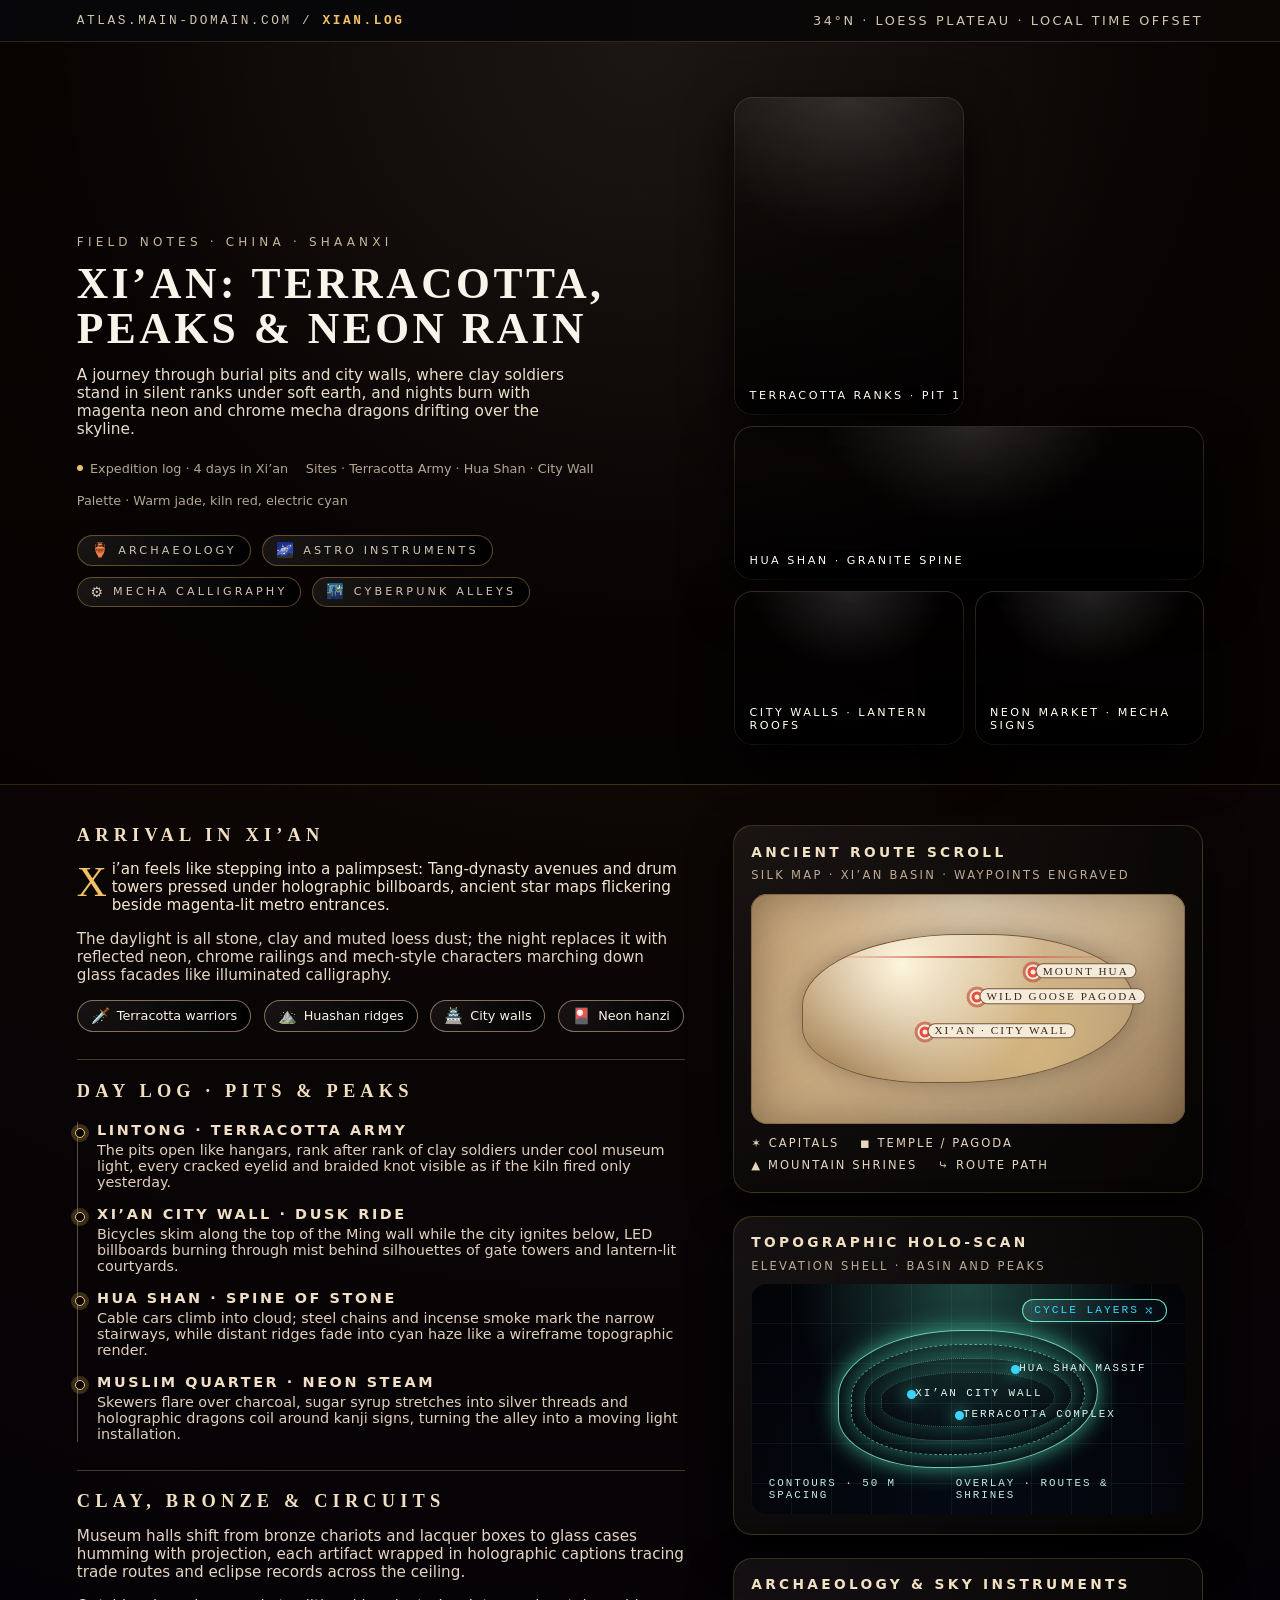
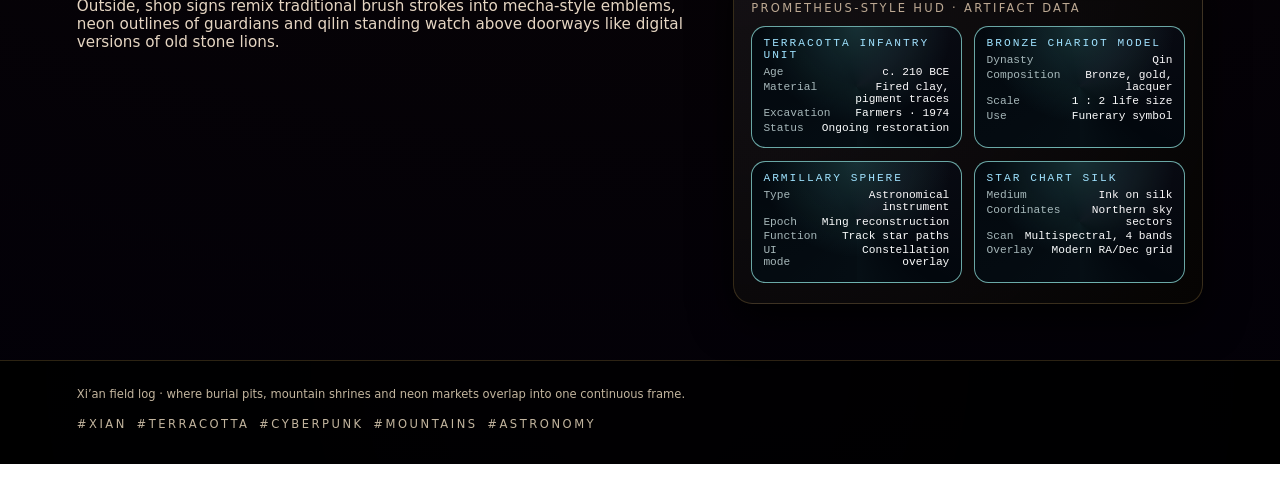
<file: travel_blog_02.html>
<!DOCTYPE html>
<html lang="en">
<head>
  <meta charset="UTF-8">
  <title>Xi’an Field Log – Terracotta & Neon</title>
  <meta name="viewport" content="width=device-width, initial-scale=1">
  <style>
    :root {
      --ink: #050509;
      --gold: #f0c167;
      --crimson: #c33b32;
      --jade: #3eb38f;
      --neon-pink: #ff4b9f;
      --neon-cyan: #39d5ff;
      --paper: #f3e4c8;
      --paper-deep: #cdb18a;
      --accent-soft: #9c7c4e;
      --sans: "Helvetica Neue", system-ui, -apple-system, BlinkMacSystemFont, sans-serif;
      --serif: "Georgia", "Times New Roman", serif;
      --mono: "Space Mono", monospace;
    }

    * {
      box-sizing: border-box;
      margin: 0;
      padding: 0;
    }

    body {
      min-height: 100vh;
      display: flex;
      flex-direction: column;
      font-family: var(--sans);
      color: #f8f4ea;
      background:
        radial-gradient(circle at top, #2b1d14 0, #0b0604 40%, #020008 100%),
        url("https://images.pexels.com/photos/2078266/pexels-photo-2078266.jpeg?auto=compress&cs=tinysrgb&w=1600") center/cover fixed;
      background-blend-mode: overlay;
    }

    a {
      color: var(--neon-cyan);
      text-decoration: none;
    }
    a:hover {
      text-decoration: underline;
    }

    /* Top bar / subdomain */
    .top-bar {
      padding: 0.8rem 6vw;
      display: flex;
      justify-content: space-between;
      align-items: center;
      font-size: 0.8rem;
      letter-spacing: 0.2em;
      text-transform: uppercase;
      border-bottom: 1px solid rgba(240,193,103,0.18);
      background: linear-gradient(to right, rgba(5,5,9,0.96), rgba(10,7,5,0.94));
      color: #d3c6af;
    }
    .top-bar .subdomain {
      font-family: var(--mono);
    }
    .top-bar strong {
      color: var(--gold);
    }

    /* Hero */
    header.hero {
      padding: 3.5rem 6vw 2.5rem;
      border-bottom: 1px solid rgba(240,193,103,0.16);
      background:
        radial-gradient(circle at top, rgba(255,240,210,0.08), transparent 60%),
        linear-gradient(to bottom, rgba(7,3,2,0.95), rgba(5,2,2,0.9));
    }

    .hero-grid {
      display: grid;
      grid-template-columns: minmax(0, 3fr) minmax(0, 2.3fr);
      gap: 3rem;
      align-items: center;
    }
    @media (max-width: 960px) {
      .hero-grid {
        grid-template-columns: 1fr;
      }
    }

    .hero-kicker {
      font-size: 0.75rem;
      letter-spacing: 0.35em;
      text-transform: uppercase;
      color: #c7b89d;
      margin-bottom: 0.75rem;
    }
    .hero-title {
      font-family: var(--serif);
      text-transform: uppercase;
      font-size: clamp(2.4rem, 3.4vw, 3.4rem);
      letter-spacing: 0.08em;
      line-height: 1.05;
      margin-bottom: 0.9rem;
    }
    .hero-subtitle {
      font-size: 0.96rem;
      color: #e8dec9;
      max-width: 32rem;
      margin-bottom: 1.4rem;
    }
    .hero-meta {
      display: flex;
      flex-wrap: wrap;
      gap: 1.1rem;
      font-size: 0.8rem;
      color: #b3a792;
      margin-bottom: 1.7rem;
    }
    .hero-meta span {
      display: inline-flex;
      align-items: center;
      gap: 0.45rem;
    }
    .hero-meta .dot {
      width: 6px;
      height: 6px;
      border-radius: 50%;
      background: var(--gold);
    }

    /* Neon / cyber tags */
    .hero-tags {
      display: flex;
      flex-wrap: wrap;
      gap: 0.7rem;
      font-size: 0.7rem;
      letter-spacing: 0.28em;
      text-transform: uppercase;
      color: #d0c4b1;
    }
    .hero-chip {
      border-radius: 999px;
      border: 1px solid rgba(240,193,103,0.35);
      padding: 0.35rem 0.8rem;
      display: inline-flex;
      align-items: center;
      gap: 0.4rem;
      background:
        radial-gradient(circle at top left, rgba(255,255,255,0.08), rgba(0,0,0,0.9));
    }
    .hero-chip span.icon {
      font-size: 0.9rem;
    }

    /* Cinematic photo grid */
    .hero-photo-grid {
      display: grid;
      grid-template-columns: repeat(2, minmax(0, 1fr));
      grid-auto-rows: 9.5rem;
      gap: 0.8rem;
    }
    .photo-card {
      position: relative;
      border-radius: 1.1rem;
      overflow: hidden;
      background-size: cover;
      background-position: center;
      box-shadow:
        0 18px 50px rgba(0,0,0,0.85),
        0 0 0 1px rgba(250,220,165,0.22);
      filter: saturate(1.05) contrast(1.12);
    }
    .photo-card::before {
      content: "";
      position: absolute;
      inset: 0;
      background:
        linear-gradient(to top, rgba(0,0,0,0.75), rgba(0,0,0,0.1)),
        radial-gradient(circle at top, rgba(255,255,255,0.15), transparent 55%);
      mix-blend-mode: soft-light;
    }
    .photo-card .label {
      position: absolute;
      left: 0.9rem;
      bottom: 0.75rem;
      font-size: 0.7rem;
      letter-spacing: 0.22em;
      text-transform: uppercase;
      color: #fdf7ea;
      text-shadow: 0 2px 8px #000;
    }
    .photo-card.tall { grid-row: span 2; }
    .photo-card.wide { grid-column: span 2; }

    .photo-terracotta {
      background-image:
        url("https://images.pexels.com/photos/2570059/pexels-photo-2570059.jpeg?auto=compress&cs=tinysrgb&w=1600");
      background-position: center 35%;
    }
    .photo-mountains {
      background-image:
        url("https://images.pexels.com/photos/3014731/pexels-photo-3014731.jpeg?auto=compress&cs=tinysrgb&w=1600");
    }
    .photo-temple {
      background-image:
        url("https://images.pexels.com/photos/1642910/pexels-photo-1642910.jpeg?auto=compress&cs=tinysrgb&w=1600");
    }
    .photo-neon {
      background-image:
        url("https://images.pexels.com/photos/1707823/pexels-photo-1707823.jpeg?auto=compress&cs=tinysrgb&w=1600");
    }

    /* Layout main */
    main {
      padding: 2.5rem 6vw 3.5rem;
      display: grid;
      grid-template-columns: minmax(0, 3.1fr) minmax(0, 2.4fr);
      gap: 3rem;
    }
    @media (max-width: 980px) {
      main {
        grid-template-columns: 1fr;
      }
    }

    .article {
      max-width: 40rem;
    }
    .article h2 {
      font-family: var(--serif);
      font-size: 1.15rem;
      text-transform: uppercase;
      letter-spacing: 0.28em;
      margin-bottom: 0.9rem;
      color: #f1dfc2;
    }
    .article p {
      font-size: 0.95rem;
      color: #e5d5c2;
      margin-bottom: 1rem;
    }
    .article .lede {
      color: #f5e6cf;
    }
    .article .dropcap::first-letter {
      float: left;
      font-family: var(--serif);
      font-size: 2.6rem;
      line-height: 1;
      padding-right: 0.3rem;
      padding-top: 0.1rem;
      color: var(--gold);
    }
    .article hr {
      border: none;
      border-top: 1px solid rgba(241,210,160,0.26);
      margin: 1.7rem 0 1.3rem;
    }

    .icon-row {
      display: flex;
      flex-wrap: wrap;
      gap: 0.8rem;
      margin: 0.9rem 0 1.3rem;
    }
    .icon-pill {
      border-radius: 999px;
      border: 1px solid rgba(243,214,171,0.5);
      padding: 0.35rem 0.8rem;
      font-size: 0.8rem;
      display: inline-flex;
      align-items: center;
      gap: 0.45rem;
      background: radial-gradient(circle at top left, rgba(255,255,255,0.06), rgba(0,0,0,0.85));
    }
    .icon-pill span.glyph {
      font-size: 0.95rem;
    }

    .timeline {
      border-left: 1px solid rgba(243,214,171,0.35);
      padding-left: 1.2rem;
      margin: 1.3rem 0 0.4rem;
    }
    .timeline-stop {
      position: relative;
      margin-bottom: 1rem;
    }
    .timeline-stop::before {
      content: "";
      position: absolute;
      left: -1.4rem;
      top: 0.35rem;
      width: 8px;
      height: 8px;
      border-radius: 50%;
      border: 1px solid var(--gold);
      background: #060407;
      box-shadow: 0 0 0 4px rgba(240,193,103,0.22);
    }
    .timeline-stop h3 {
      font-size: 0.9rem;
      text-transform: uppercase;
      letter-spacing: 0.18em;
      color: #f1dfc5;
      margin-bottom: 0.25rem;
    }
    .timeline-stop p {
      font-size: 0.9rem;
      color: #e1d0bc;
    }

    /* Right column */
    .maps-column {
      display: flex;
      flex-direction: column;
      gap: 1.4rem;
    }
    .card {
      position: relative;
      border-radius: 1.2rem;
      padding: 1.1rem 1.1rem 1.25rem;
      border: 1px solid rgba(240,193,103,0.2);
      background:
        radial-gradient(circle at top left, rgba(255,255,255,0.06), rgba(6,4,3,0.98));
      box-shadow: 0 16px 42px rgba(0,0,0,0.9);
      overflow: hidden;
    }
    .card h3 {
      font-size: 0.86rem;
      text-transform: uppercase;
      letter-spacing: 0.24em;
      color: #f2e0c2;
      margin-bottom: 0.55rem;
    }
    .card small {
      display: block;
      font-size: 0.72rem;
      letter-spacing: 0.2em;
      text-transform: uppercase;
      color: #bda993;
      margin-bottom: 0.7rem;
    }

    /* Ancient Chinese map */
    .map-scroll {
      position: relative;
      height: 230px;
      border-radius: 1rem;
      background:
        radial-gradient(circle at top, #f9ebd1, #e0c8a1 55%, #c7aa7e 100%);
      box-shadow:
        inset 0 0 0 1px rgba(129,97,59,0.55),
        inset 0 0 40px rgba(0,0,0,0.28);
      overflow: hidden;
      color: #3d2917;
      font-family: var(--serif);
    }
    .map-scroll::before,
    .map-scroll::after {
      content: "";
      position: absolute;
      inset: -40%;
      background:
        radial-gradient(circle at 10% 0, rgba(155,107,54,0.45), transparent 60%),
        radial-gradient(circle at 90% 100%, rgba(104,74,44,0.6), transparent 60%);
      mix-blend-mode: multiply;
      opacity: 0.55;
      pointer-events: none;
    }

    .scroll-inner {
      position: relative;
      z-index: 1;
      width: 100%;
      height: 100%;
    }

    .scroll-landmass {
      position: absolute;
      inset: 18% 12%;
      border-radius: 52% 48% 60% 40%;
      background:
        radial-gradient(circle at 30% 20%, #fdf4dd, transparent 55%),
        radial-gradient(circle at 70% 75%, #d3b47f, transparent 60%),
        radial-gradient(circle at 10% 90%, #9b7647, transparent 55%);
      box-shadow:
        0 0 0 1px rgba(115,83,49,0.9),
        0 0 25px rgba(0,0,0,0.3);
    }

    .scroll-path {
      position: absolute;
      inset: 27% 15% 35% 18%;
      border-radius: 999px;
      border-top: 2px solid rgba(210,80,70,0.85);
      border-image: linear-gradient(to right, rgba(210,80,70,0), rgba(210,80,70,1), rgba(210,80,70,0)) 1;
    }

    .waypoint {
      position: absolute;
      width: 11px;
      height: 11px;
      border-radius: 999px;
      background: #e94d3f;
      box-shadow:
        0 0 0 2px #f6eddc,
        0 0 0 5px rgba(190,72,52,0.6);
      transform: translate(-50%, -50%);
    }
    .waypoint::after {
      content: "";
      position: absolute;
      inset: 3px;
      border-radius: inherit;
      background: #f6eddc;
    }
    .way-label {
      position: absolute;
      transform: translate(0.5rem, -0.2rem);
      font-size: 0.7rem;
      letter-spacing: 0.18em;
      text-transform: uppercase;
      background: rgba(246,237,220,0.97);
      padding: 0.05rem 0.4rem;
      border-radius: 999px;
      border: 1px solid rgba(96,66,38,0.85);
      color: #3b2617;
      white-space: nowrap;
    }
    .wp-xian   { top: 60%; left: 40%; }
    .wp-pagoda { top: 45%; left: 52%; }
    .wp-huashan{ top: 34%; left: 65%; }

    .map-legend {
      margin-top: 0.8rem;
      display: flex;
      flex-wrap: wrap;
      gap: 0.5rem 1.3rem;
      font-size: 0.72rem;
      text-transform: uppercase;
      letter-spacing: 0.18em;
      color: #e6d5bf;
    }

    /* Topographic hologram */
    .topo-map {
      position: relative;
      height: 230px;
      border-radius: 1rem;
      background:
        radial-gradient(circle at top, rgba(99,237,201,0.28), transparent 55%),
        radial-gradient(circle at bottom, #050914, #020306);
      overflow: hidden;
      color: #c8f0e5;
      font-family: var(--mono);
    }

    .topo-grid {
      position: absolute;
      inset: 0;
      background-image:
        linear-gradient(to right, rgba(90,190,195,0.16) 1px, transparent 1px),
        linear-gradient(to top, rgba(90,190,195,0.16) 1px, transparent 1px);
      background-size: 40px 40px;
      opacity: 0.5;
      mix-blend-mode: screen;
    }

    .topo-layer {
      position: absolute;
      border-radius: 52% 48% 60% 40%;
      border: 1px solid rgba(141,245,210,0.8);
      box-shadow: 0 0 24px rgba(83,233,189,0.6);
    }
    .topo-layer.l1 { inset: 20% 20%; }
    .topo-layer.l2 { inset: 26% 23%; border-style: dashed; opacity: 0.75; }
    .topo-layer.l3 { inset: 32% 26%; border-style: dotted; opacity: 0.6; }
    .topo-layer.l4 { inset: 38% 30%; border-style: dotted; opacity: 0.4; }

    .topo-pip {
      position: absolute;
      width: 9px;
      height: 9px;
      border-radius: 999px;
      background: var(--neon-cyan);
      box-shadow: 0 0 16px rgba(75,230,205,0.95);
    }
    .topo-label {
      position: absolute;
      font-size: 0.68rem;
      text-transform: uppercase;
      letter-spacing: 0.18em;
      color: #dcf9f0;
      white-space: nowrap;
      transform: translate(0.5rem, -0.2rem);
    }
    .poi-terracotta { top: 55%; left: 47%; }
    .poi-huashan   { top: 35%; left: 60%; }
    .poi-citywall  { top: 46%; left: 36%; }

    .topo-caption {
      position: absolute;
      left: 1.1rem;
      right: 1.1rem;
      bottom: 0.85rem;
      display: flex;
      justify-content: space-between;
      font-size: 0.68rem;
      text-transform: uppercase;
      letter-spacing: 0.18em;
      color: #bfece2;
    }
    .topo-cta {
      position: absolute;
      top: 0.9rem;
      right: 1.1rem;
      font-size: 0.7rem;
      text-transform: uppercase;
      letter-spacing: 0.18em;
      color: var(--neon-cyan);
      padding: 0.25rem 0.7rem;
      border-radius: 999px;
      border: 1px solid rgba(110,244,219,0.9);
      display: inline-flex;
      align-items: center;
      gap: 0.3rem;
      background: radial-gradient(circle at top left, rgba(150,255,240,0.18), rgba(5,9,18,0.95));
    }

    /* Archaeology / astro HUD cards */
    .hud-grid {
      display: grid;
      grid-template-columns: repeat(2, minmax(0, 1fr));
      gap: 0.8rem;
      margin-top: 0.6rem;
      font-family: var(--mono);
      font-size: 0.7rem;
    }
    .hud {
      position: relative;
      padding: 0.6rem 0.7rem 0.7rem;
      border-radius: 0.9rem;
      border: 1px solid rgba(150,236,230,0.7);
      background:
        radial-gradient(circle at top, rgba(105,226,222,0.18), transparent 60%),
        rgba(3,8,14,0.96);
      color: #e9feff;
      overflow: hidden;
    }
    .hud::before {
      content: "";
      position: absolute;
      inset: -40%;
      background:
        conic-gradient(from 180deg, rgba(120,247,255,0.06), transparent 45%, rgba(247,120,197,0.06), transparent 85%, rgba(120,247,255,0.08));
      opacity: 0.45;
      pointer-events: none;
    }
    .hud-label {
      text-transform: uppercase;
      letter-spacing: 0.18em;
      margin-bottom: 0.35rem;
      color: #9fe3ff;
    }
    .hud-row {
      display: flex;
      justify-content: space-between;
      gap: 0.4rem;
      margin-bottom: 0.15rem;
    }
    .hud-key {
      opacity: 0.7;
    }
    .hud-val {
      text-align: right;
      color: #fdfdfd;
    }

    /* Footer */
    footer {
      padding: 1.6rem 6vw 2.1rem;
      border-top: 1px solid rgba(240,193,103,0.18);
      font-size: 0.72rem;
      color: #c2b49e;
      display: flex;
      justify-content: space-between;
      flex-wrap: wrap;
      gap: 1rem;
      background: radial-gradient(circle at top, rgba(0,0,0,0.7), rgba(0,0,0,0.96));
    }
    .footer-tags {
      text-transform: uppercase;
      letter-spacing: 0.22em;
      display: flex;
      flex-wrap: wrap;
      gap: 0.6rem;
    }
  </style>
</head>
<body>
  <div class="top-bar">
    <span class="subdomain">atlas.main-domain.com / <strong>xian.log</strong></span>
    <span>34°N · Loess plateau · Local time offset</span>
  </div>

  <header class="hero">
    <div class="hero-grid">
      <div>
        <div class="hero-kicker">Field notes · China · Shaanxi</div>
        <h1 class="hero-title">Xi’an: Terracotta, Peaks &amp; Neon Rain</h1>
        <p class="hero-subtitle">
          A journey through burial pits and city walls, where clay soldiers stand in silent ranks under soft earth, and nights burn with magenta neon and chrome mecha dragons drifting over the skyline.
        </p>

        <div class="hero-meta">
          <span><span class="dot"></span> Expedition log · 4 days in Xi’an</span>
          <span>Sites · Terracotta Army · Hua Shan · City Wall</span>
          <span>Palette · Warm jade, kiln red, electric cyan</span>
        </div>

        <div class="hero-tags">
          <div class="hero-chip"><span class="icon">🏺</span><span>Archaeology</span></div>
          <div class="hero-chip"><span class="icon">🌌</span><span>Astro instruments</span></div>
          <div class="hero-chip"><span class="icon">⚙️</span><span>Mecha calligraphy</span></div>
          <div class="hero-chip"><span class="icon">🌃</span><span>Cyberpunk alleys</span></div>
        </div>
      </div>

      <div class="hero-photo-grid" aria-label="Cinematic photographs from Xi’an">
        <div class="photo-card photo-terracotta tall">
          <div class="label">Terracotta ranks · Pit 1</div>
        </div>
        <div class="photo-card photo-mountains wide">
          <div class="label">Hua Shan · Granite spine</div>
        </div>
        <div class="photo-card photo-temple">
          <div class="label">City walls · Lantern roofs</div>
        </div>
        <div class="photo-card photo-neon">
          <div class="label">Neon market · Mecha signs</div>
        </div>
      </div>
    </div>
  </header>

  <main>
    <section class="article">
      <h2>Arrival in Xi’an</h2>
      <p class="lede dropcap">
        Xi’an feels like stepping into a palimpsest: Tang‑dynasty avenues and drum towers pressed under holographic billboards, ancient star maps flickering beside magenta‑lit metro entrances.
      </p>
      <p>
        The daylight is all stone, clay and muted loess dust; the night replaces it with reflected neon, chrome railings and mech‑style characters marching down glass facades like illuminated calligraphy.
      </p>

      <div class="icon-row">
        <div class="icon-pill"><span class="glyph">🗡️</span><span>Terracotta warriors</span></div>
        <div class="icon-pill"><span class="glyph">⛰️</span><span>Huashan ridges</span></div>
        <div class="icon-pill"><span class="glyph">🏯</span><span>City walls</span></div>
        <div class="icon-pill"><span class="glyph">🎴</span><span>Neon hanzi</span></div>
      </div>

      <hr>

      <h2>Day log · Pits &amp; peaks</h2>
      <div class="timeline">
        <article class="timeline-stop">
          <h3>Lintong · Terracotta Army</h3>
          <p>
            The pits open like hangars, rank after rank of clay soldiers under cool museum light, every cracked eyelid and braided knot visible as if the kiln fired only yesterday.
          </p>
        </article>
        <article class="timeline-stop">
          <h3>Xi’an City Wall · Dusk ride</h3>
          <p>
            Bicycles skim along the top of the Ming wall while the city ignites below, LED billboards burning through mist behind silhouettes of gate towers and lantern‑lit courtyards.
          </p>
        </article>
        <article class="timeline-stop">
          <h3>Hua Shan · Spine of stone</h3>
          <p>
            Cable cars climb into cloud; steel chains and incense smoke mark the narrow stairways, while distant ridges fade into cyan haze like a wireframe topographic render.
          </p>
        </article>
        <article class="timeline-stop">
          <h3>Muslim Quarter · Neon steam</h3>
          <p>
            Skewers flare over charcoal, sugar syrup stretches into silver threads and holographic dragons coil around kanji signs, turning the alley into a moving light installation.
          </p>
        </article>
      </div>

      <hr>

      <h2>Clay, bronze &amp; circuits</h2>
      <p>
        Museum halls shift from bronze chariots and lacquer boxes to glass cases humming with projection, each artifact wrapped in holographic captions tracing trade routes and eclipse records across the ceiling.
      </p>
      <p>
        Outside, shop signs remix traditional brush strokes into mecha‑style emblems, neon outlines of guardians and qilin standing watch above doorways like digital versions of old stone lions.
      </p>
    </section>

    <aside class="maps-column">
      <section class="card">
        <h3>Ancient route scroll</h3>
        <small>Silk map · Xi’an basin · Waypoints engraved</small>
        <div class="map-scroll" aria-label="Stylised ancient map of Xi’an and surroundings">
          <div class="scroll-inner">
            <div class="scroll-landmass"></div>

            <div class="scroll-path"></div>

            <div class="waypoint wp-xian">
              <div class="way-label">Xi’an · City Wall</div>
            </div>
            <div class="waypoint wp-pagoda">
              <div class="way-label">Wild Goose Pagoda</div>
            </div>
            <div class="waypoint wp-huashan">
              <div class="way-label">Mount Hua</div>
            </div>
          </div>
        </div>
        <div class="map-legend">
          <span>✶ Capitals</span>
          <span>◼ Temple / pagoda</span>
          <span>▲ Mountain shrines</span>
          <span>⤷ Route path</span>
        </div>
      </section>

      <section class="card">
        <h3>Topographic holo‑scan</h3>
        <small>Elevation shell · Basin and peaks</small>
        <div class="topo-map" aria-label="Futuristic topographic map of Xi’an region">
          <div class="topo-grid"></div>

          <div class="topo-layer l1"></div>
          <div class="topo-layer l2"></div>
          <div class="topo-layer l3"></div>
          <div class="topo-layer l4"></div>

          <div class="topo-pip poi-terracotta"></div>
          <div class="topo-label poi-terracotta">TERRACOTTA COMPLEX</div>

          <div class="topo-pip poi-huashan"></div>
          <div class="topo-label poi-huashan">HUA SHAN MASSIF</div>

          <div class="topo-pip poi-citywall"></div>
          <div class="topo-label poi-citywall">XI’AN CITY WALL</div>

          <div class="topo-caption">
            <span>Contours · 50 m spacing</span>
            <span>Overlay · routes &amp; shrines</span>
          </div>
          <div class="topo-cta">
            <span>Cycle layers</span>
            <span>⤭</span>
          </div>
        </div>
      </section>

      <section class="card">
        <h3>Archaeology &amp; sky instruments</h3>
        <small>Prometheus‑style HUD · Artifact data</small>
        <div class="hud-grid">
          <div class="hud">
            <div class="hud-label">Terracotta infantry unit</div>
            <div class="hud-row">
              <span class="hud-key">Age</span>
              <span class="hud-val">c. 210 BCE</span>
            </div>
            <div class="hud-row">
              <span class="hud-key">Material</span>
              <span class="hud-val">Fired clay, pigment traces</span>
            </div>
            <div class="hud-row">
              <span class="hud-key">Excavation</span>
              <span class="hud-val">Farmers · 1974</span>
            </div>
            <div class="hud-row">
              <span class="hud-key">Status</span>
              <span class="hud-val">Ongoing restoration</span>
            </div>
          </div>

          <div class="hud">
            <div class="hud-label">Bronze chariot model</div>
            <div class="hud-row">
              <span class="hud-key">Dynasty</span>
              <span class="hud-val">Qin</span>
            </div>
            <div class="hud-row">
              <span class="hud-key">Composition</span>
              <span class="hud-val">Bronze, gold, lacquer</span>
            </div>
            <div class="hud-row">
              <span class="hud-key">Scale</span>
              <span class="hud-val">1 : 2 life size</span>
            </div>
            <div class="hud-row">
              <span class="hud-key">Use</span>
              <span class="hud-val">Funerary symbol</span>
            </div>
          </div>

          <div class="hud">
            <div class="hud-label">Armillary sphere</div>
            <div class="hud-row">
              <span class="hud-key">Type</span>
              <span class="hud-val">Astronomical instrument</span>
            </div>
            <div class="hud-row">
              <span class="hud-key">Epoch</span>
              <span class="hud-val">Ming reconstruction</span>
            </div>
            <div class="hud-row">
              <span class="hud-key">Function</span>
              <span class="hud-val">Track star paths</span>
            </div>
            <div class="hud-row">
              <span class="hud-key">UI mode</span>
              <span class="hud-val">Constellation overlay</span>
            </div>
          </div>

          <div class="hud">
            <div class="hud-label">Star chart silk</div>
            <div class="hud-row">
              <span class="hud-key">Medium</span>
              <span class="hud-val">Ink on silk</span>
            </div>
            <div class="hud-row">
              <span class="hud-key">Coordinates</span>
              <span class="hud-val">Northern sky sectors</span>
            </div>
            <div class="hud-row">
              <span class="hud-key">Scan</span>
              <span class="hud-val">Multispectral, 4 bands</span>
            </div>
            <div class="hud-row">
              <span class="hud-key">Overlay</span>
              <span class="hud-val">Modern RA/Dec grid</span>
            </div>
          </div>
        </div>
      </section>
    </aside>
  </main>

  <footer>
    <div>Xi’an field log · where burial pits, mountain shrines and neon markets overlap into one continuous frame.</div>
    <div class="footer-tags">
      <span>#xian</span>
      <span>#terracotta</span>
      <span>#cyberpunk</span>
      <span>#mountains</span>
      <span>#astronomy</span>
    </div>
  </footer>
</body>
</html>
</file>
